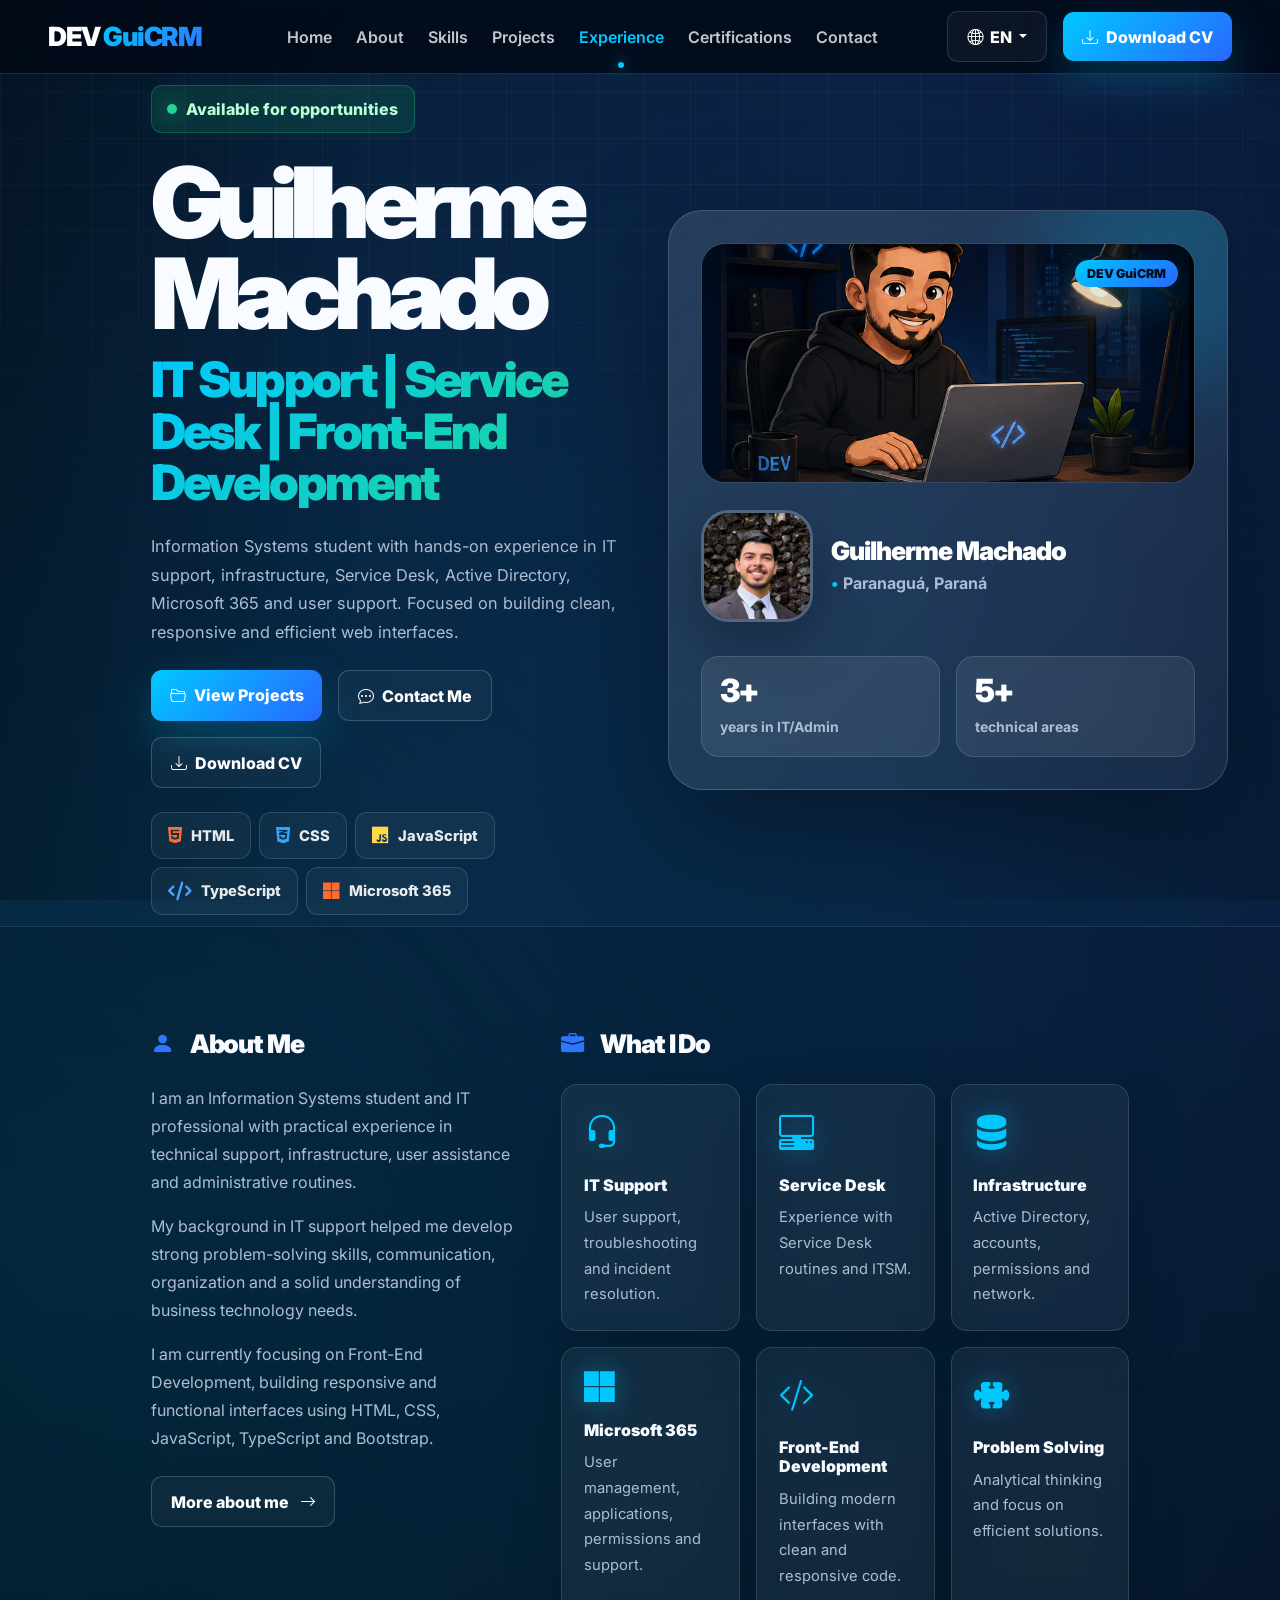
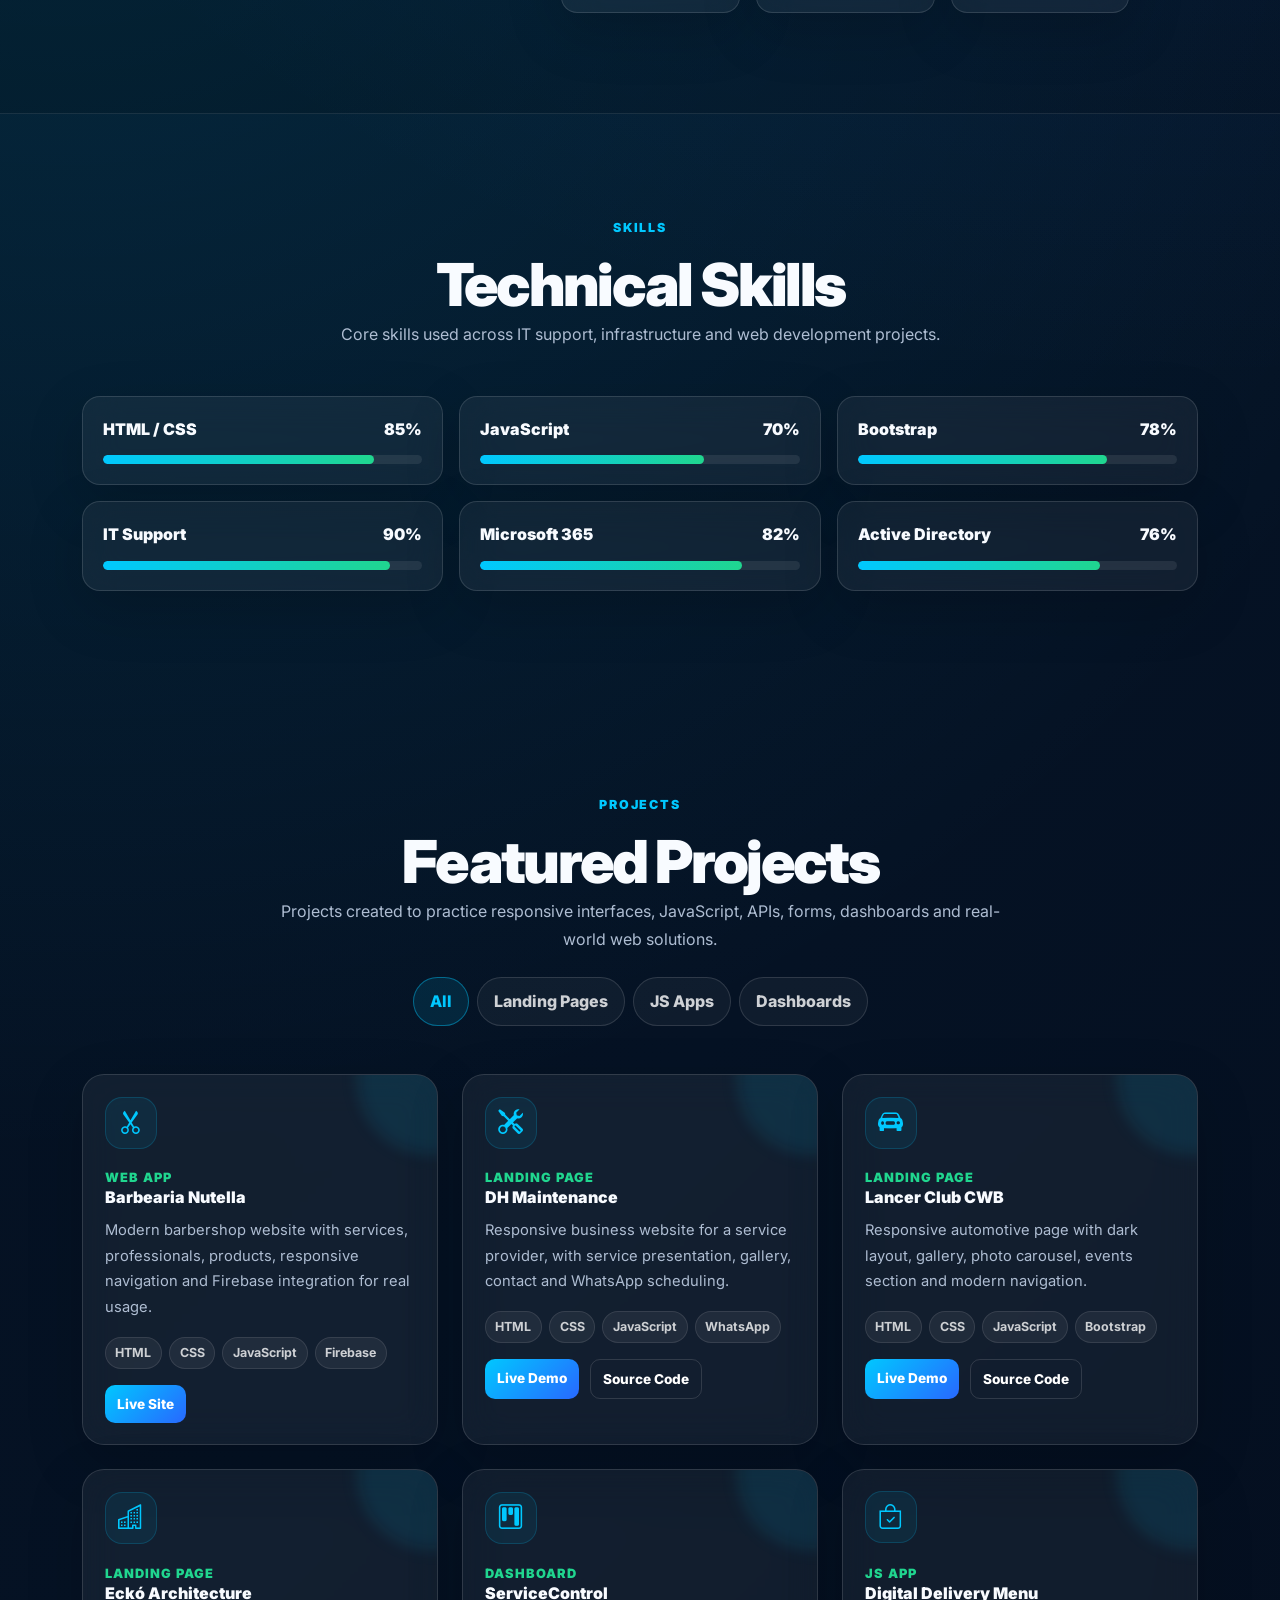
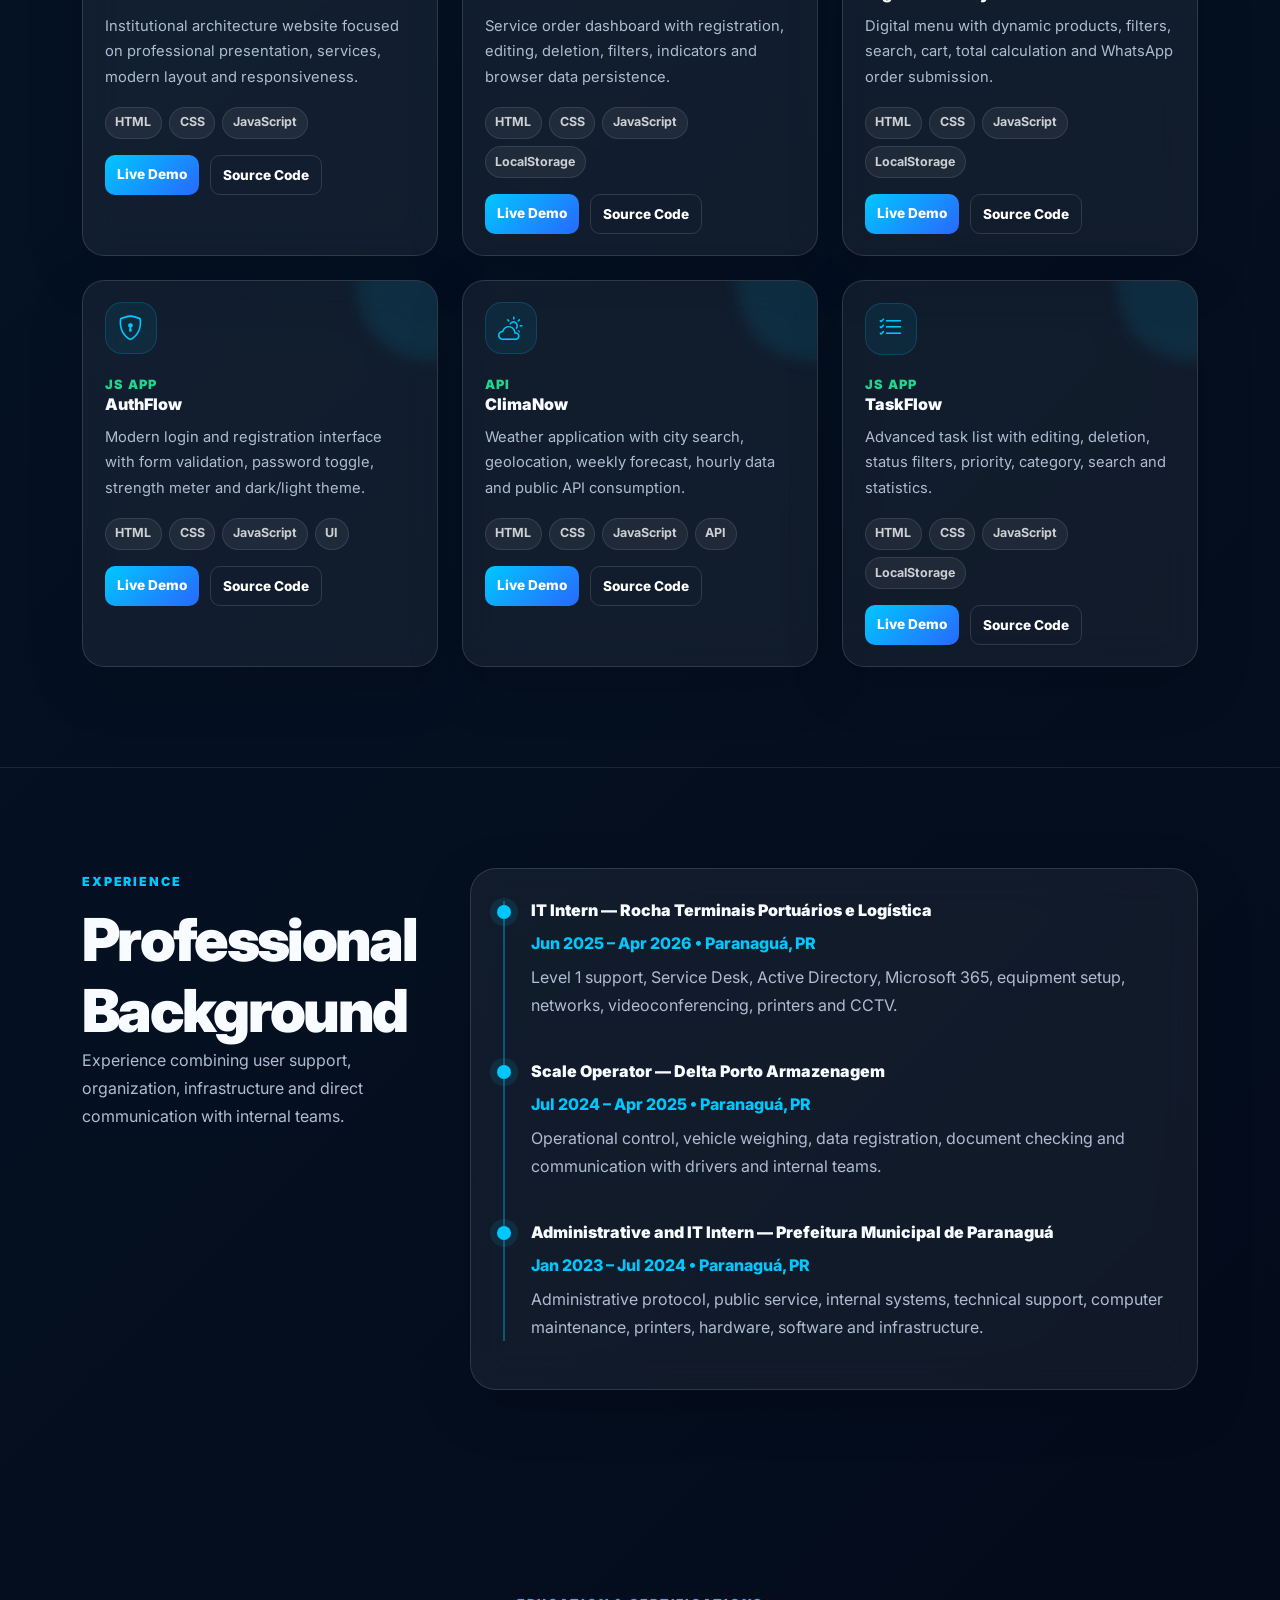
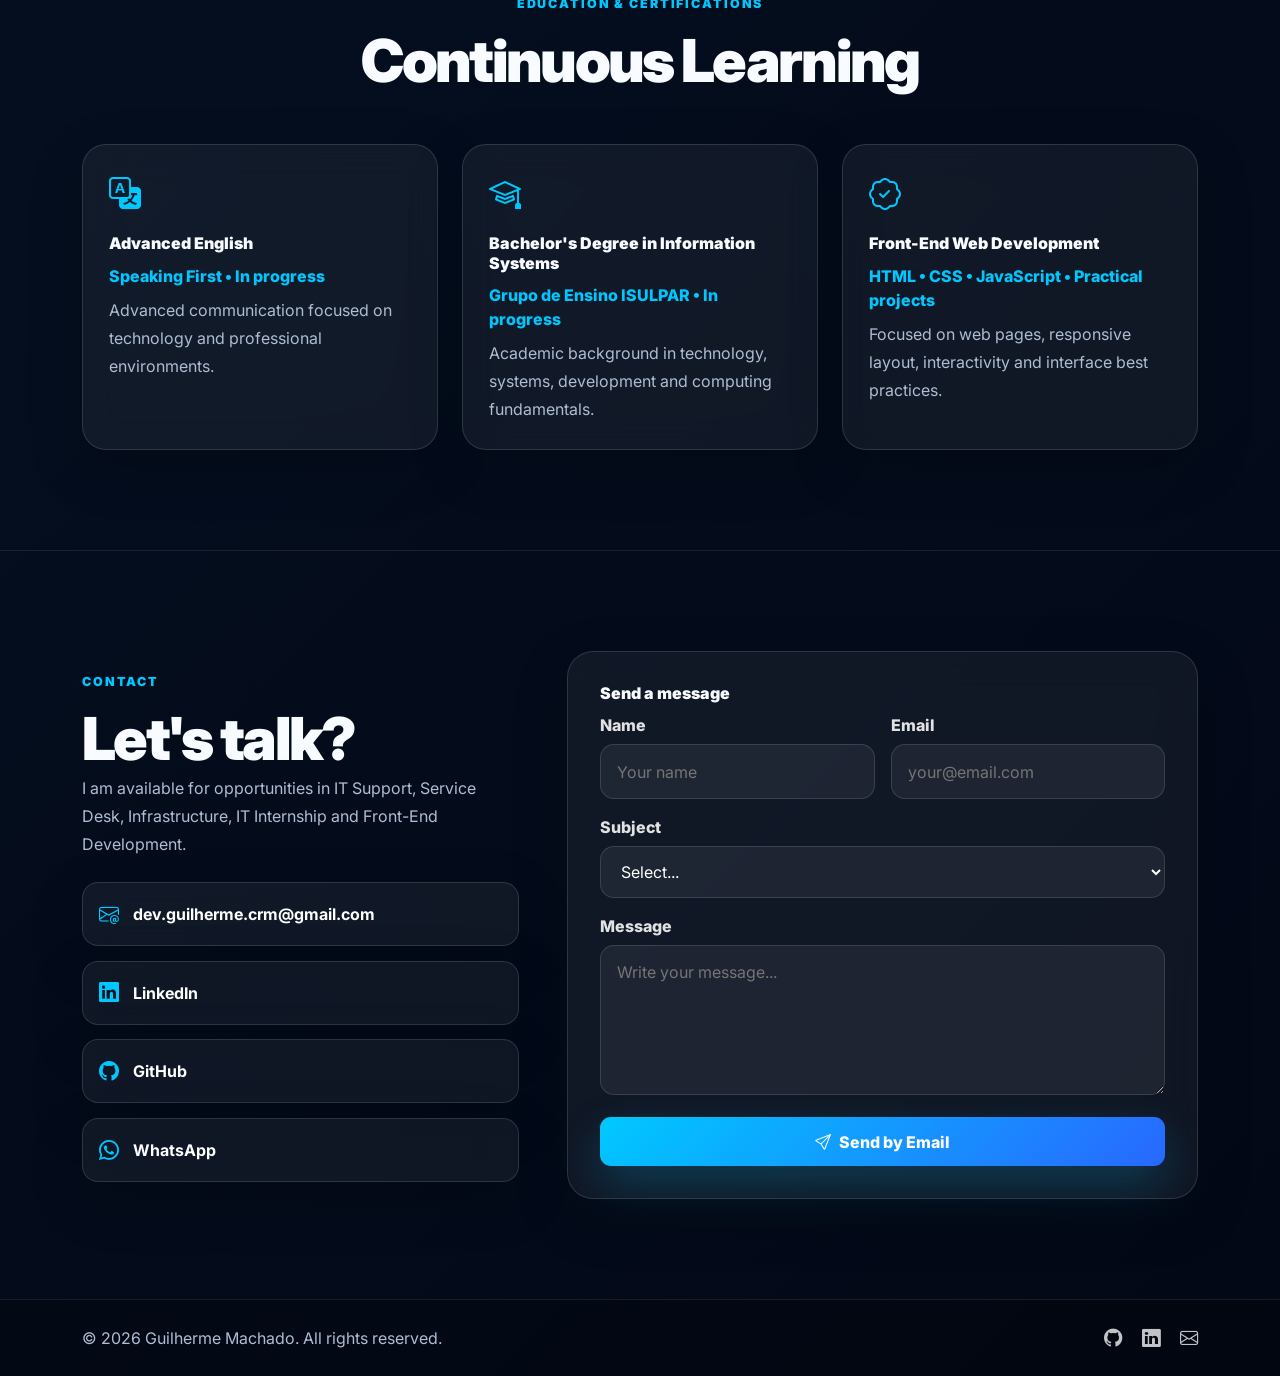
<file: index.html>
<!DOCTYPE html>
<html lang="en" data-bs-theme="dark">
<head>
  <meta charset="UTF-8" />
  <meta name="viewport" content="width=device-width, initial-scale=1.0" />
  <meta name="description" content="Guilherme Machado portfolio — IT Support, Service Desk and Front-End Development." />
  <meta name="author" content="Guilherme Machado" />
  <title>Guilherme Machado | IT Support & Front-End Development</title>

  <link rel="preconnect" href="https://fonts.googleapis.com" />
  <link rel="preconnect" href="https://fonts.gstatic.com" crossorigin />
  <link href="https://fonts.googleapis.com/css2?family=Inter:wght@300;400;500;600;700;800;900&display=swap" rel="stylesheet" />

  <link href="https://cdn.jsdelivr.net/npm/bootstrap@5.3.3/dist/css/bootstrap.min.css" rel="stylesheet" />
  <link href="https://cdn.jsdelivr.net/npm/bootstrap-icons@1.11.3/font/bootstrap-icons.min.css" rel="stylesheet" />
  <link href="https://cdnjs.cloudflare.com/ajax/libs/font-awesome/6.5.2/css/all.min.css" rel="stylesheet" />

  <link rel="stylesheet" href="style.css" />
</head>

<body data-bs-spy="scroll" data-bs-target="#mainNavbar" data-bs-offset="90" tabindex="0">
  <nav id="mainNavbar" class="navbar navbar-expand-lg fixed-top navbar-dark portfolio-navbar">
    <div class="container-fluid px-3 px-lg-5">
      <a class="navbar-brand brand" href="#home" aria-label="Go to home">
        <span>DEV</span> <strong>GuiCRM</strong>
      </a>

      <button class="navbar-toggler border-0" type="button" data-bs-toggle="offcanvas" data-bs-target="#mobileMenu" aria-controls="mobileMenu" aria-label="Open menu">
        <span class="navbar-toggler-icon"></span>
      </button>

      <div class="collapse navbar-collapse" id="navbarContent">
        <ul class="navbar-nav mx-auto gap-lg-3">
          <li class="nav-item"><a class="nav-link active" href="#home">Home</a></li>
          <li class="nav-item"><a class="nav-link" href="#about">About</a></li>
          <li class="nav-item"><a class="nav-link" href="#skills">Skills</a></li>
          <li class="nav-item"><a class="nav-link" href="#projects">Projects</a></li>
          <li class="nav-item"><a class="nav-link" href="#experience">Experience</a></li>
          <li class="nav-item"><a class="nav-link" href="#certifications">Certifications</a></li>
          <li class="nav-item"><a class="nav-link" href="#contact">Contact</a></li>
        </ul>

        <div class="d-none d-lg-flex align-items-center gap-3">
          <div class="dropdown">
            <button class="btn btn-language dropdown-toggle" type="button" data-bs-toggle="dropdown" aria-expanded="false">
              <i class="bi bi-globe2 me-1"></i> EN
            </button>
            <ul class="dropdown-menu dropdown-menu-end">
              <li><a class="dropdown-item active" href="index.html">English</a></li>
              <li><a class="dropdown-item" href="pt-br.html">Português</a></li>
            </ul>
          </div>
          <a class="btn btn-download" href="assets/guilherme-machado-resume.pdf" download>
            <i class="bi bi-download me-2"></i>Download CV
          </a>
        </div>
      </div>
    </div>
  </nav>

  <div class="offcanvas offcanvas-end" tabindex="-1" id="mobileMenu" aria-labelledby="mobileMenuLabel">
    <div class="offcanvas-header">
      <h5 class="offcanvas-title brand" id="mobileMenuLabel"><span>DEV</span> <strong>GuiCRM</strong></h5>
      <button type="button" class="btn-close btn-close-white" data-bs-dismiss="offcanvas" aria-label="Close"></button>
    </div>
    <div class="offcanvas-body">
      <div class="d-grid gap-2 mobile-links">
        <a href="#home" data-bs-dismiss="offcanvas">Home</a>
        <a href="#about" data-bs-dismiss="offcanvas">About</a>
        <a href="#skills" data-bs-dismiss="offcanvas">Skills</a>
        <a href="#projects" data-bs-dismiss="offcanvas">Projects</a>
        <a href="#experience" data-bs-dismiss="offcanvas">Experience</a>
        <a href="#certifications" data-bs-dismiss="offcanvas">Certifications</a>
        <a href="#contact" data-bs-dismiss="offcanvas">Contact</a>
      </div>
      <div class="d-grid gap-2 mt-4">
        <a class="btn btn-language" href="pt-br.html"><i class="bi bi-globe2 me-1"></i> Português</a>
        <a class="btn btn-download" href="assets/guilherme-machado-resume.pdf" download><i class="bi bi-download me-2"></i>Download CV</a>
      </div>
    </div>
  </div>

  <main>
    <section id="home" class="hero-section section-border">
      <div class="container-fluid px-3 px-lg-5">
        <div class="row align-items-center min-vh-100 g-5">
          <div class="col-lg-6 col-xl-5 offset-xl-1 reveal">
            <div class="availability-badge mb-4">
              <span></span> Available for opportunities
            </div>

            <h1 class="hero-title">
              Guilherme<br />Machado
            </h1>

            <h2 class="hero-role gradient-text">
              IT Support | Service Desk | Front-End Development
            </h2>

            <p class="hero-description mt-4">
              Information Systems student with hands-on experience in IT support, infrastructure, Service Desk, Active Directory, Microsoft 365 and user support. Focused on building clean, responsive and efficient web interfaces.
            </p>

            <div class="hero-actions d-flex flex-wrap gap-3 mt-4">
              <a href="#projects" class="btn btn-main"><i class="bi bi-folder2-open me-2"></i>View Projects</a>
              <a href="#contact" class="btn btn-ghost"><i class="bi bi-chat-dots me-2"></i>Contact Me</a>
              <a href="assets/guilherme-machado-resume.pdf" class="btn btn-ghost" download><i class="bi bi-download me-2"></i>Download CV</a>
            </div>

            <div class="tech-stack d-flex flex-wrap gap-2 mt-4">
              <span><i class="fa-brands fa-html5 html"></i> HTML</span>
              <span><i class="fa-brands fa-css3-alt css"></i> CSS</span>
              <span><i class="fa-brands fa-js js"></i> JavaScript</span>
              <span><i class="fa-solid fa-code ts"></i> TypeScript</span>
              <span><i class="fa-brands fa-microsoft ms"></i> Microsoft 365</span>
            </div>
          </div>

          <div class="col-lg-6 reveal">
            <div class="hero-profile-card floating-card">
              <div class="hero-media position-relative">
                <img
                  class="hero-video"
                  src="assets/hero-illustration.png"
                  alt="Developer illustration"
                />

                <div class="hero-card-badge">
                  DEV GuiCRM
                </div>
              </div>

              <div class="hero-profile-info">
                <img class="profile-avatar" src="assets/profile.jpeg" alt="Guilherme Machado profile photo" />
                <div>
                  <h2>Guilherme Machado</h2>
                  <p><span>•</span> Paranaguá, Paraná</p>
                </div>
              </div>

              <div class="row g-3 mt-2">
                <div class="col-6">
                  <div class="hero-stat-card">
                    <strong>3+</strong>
                    <small>years in IT/Admin</small>
                  </div>
                </div>
                <div class="col-6">
                  <div class="hero-stat-card">
                    <strong>5+</strong>
                    <small>technical areas</small>
                  </div>
                </div>
              </div>
            </div>
          </div>
          </div>
        </div>
      </div>
    </section>

    <section id="about" class="about-preview section-padding section-border">
      <div class="container-fluid px-3 px-lg-5">
        <div class="row g-5 align-items-start">
          <div class="col-lg-4 offset-xl-1 reveal">
            <div class="section-heading mini">
              <i class="bi bi-person-fill"></i>
              <h2>About Me</h2>
            </div>
            <p>
              I am an Information Systems student and IT professional with practical experience in technical support, infrastructure, user assistance and administrative routines.
            </p>
            <p>
              My background in IT support helped me develop strong problem-solving skills, communication, organization and a solid understanding of business technology needs.
            </p>
            <p>
              I am currently focusing on Front-End Development, building responsive and functional interfaces using HTML, CSS, JavaScript, TypeScript and Bootstrap.
            </p>
            <a href="#experience" class="btn btn-outline-clean mt-2">More about me <i class="bi bi-arrow-right ms-2"></i></a>
          </div>

          <div class="col-lg-7 col-xl-6 reveal">
            <div class="section-heading mini">
              <i class="bi bi-briefcase-fill"></i>
              <h2>What I Do</h2>
            </div>

            <div class="row g-3 service-grid">
              <div class="col-md-6 col-xl-4">
                <article class="feature-card">
                  <i class="bi bi-headset"></i>
                  <h3>IT Support</h3>
                  <p>User support, troubleshooting and incident resolution.</p>
                </article>
              </div>
              <div class="col-md-6 col-xl-4">
                <article class="feature-card">
                  <i class="bi bi-pc-display-horizontal"></i>
                  <h3>Service Desk</h3>
                  <p>Experience with Service Desk routines and ITSM.</p>
                </article>
              </div>
              <div class="col-md-6 col-xl-4">
                <article class="feature-card">
                  <i class="bi bi-server"></i>
                  <h3>Infrastructure</h3>
                  <p>Active Directory, accounts, permissions and network.</p>
                </article>
              </div>
              <div class="col-md-6 col-xl-4">
                <article class="feature-card">
                  <i class="fa-brands fa-microsoft"></i>
                  <h3>Microsoft 365</h3>
                  <p>User management, applications, permissions and support.</p>
                </article>
              </div>
              <div class="col-md-6 col-xl-4">
                <article class="feature-card">
                  <i class="bi bi-code-slash"></i>
                  <h3>Front-End Development</h3>
                  <p>Building modern interfaces with clean and responsive code.</p>
                </article>
              </div>
              <div class="col-md-6 col-xl-4">
                <article class="feature-card">
                  <i class="bi bi-puzzle-fill"></i>
                  <h3>Problem Solving</h3>
                  <p>Analytical thinking and focus on efficient solutions.</p>
                </article>
              </div>
            </div>
          </div>
        </div>
      </div>
    </section>

    <section id="skills" class="section-padding">
      <div class="container">
        <div class="text-center mb-5 reveal">
          <span class="section-label">Skills</span>
          <h2 class="section-title">Technical Skills</h2>
          <p class="section-text mx-auto">Core skills used across IT support, infrastructure and web development projects.</p>
        </div>

        <div class="row g-3">
          <div class="col-md-6 col-lg-4 reveal"><div class="skill-card"><span>HTML / CSS</span><strong>85%</strong><div><i style="width:85%"></i></div></div></div>
          <div class="col-md-6 col-lg-4 reveal"><div class="skill-card"><span>JavaScript</span><strong>70%</strong><div><i style="width:70%"></i></div></div></div>
          <div class="col-md-6 col-lg-4 reveal"><div class="skill-card"><span>Bootstrap</span><strong>78%</strong><div><i style="width:78%"></i></div></div></div>
          <div class="col-md-6 col-lg-4 reveal"><div class="skill-card"><span>IT Support</span><strong>90%</strong><div><i style="width:90%"></i></div></div></div>
          <div class="col-md-6 col-lg-4 reveal"><div class="skill-card"><span>Microsoft 365</span><strong>82%</strong><div><i style="width:82%"></i></div></div></div>
          <div class="col-md-6 col-lg-4 reveal"><div class="skill-card"><span>Active Directory</span><strong>76%</strong><div><i style="width:76%"></i></div></div></div>
        </div>
      </div>
    </section>

    <section id="projects" class="section-padding section-border">
      <div class="container">
        <div class="text-center mb-4 reveal">
          <span class="section-label">Projects</span>
          <h2 class="section-title">Featured Projects</h2>
          <p class="section-text mx-auto">Projects created to practice responsive interfaces, JavaScript, APIs, forms, dashboards and real-world web solutions.</p>
        </div>

        <div class="project-filters d-flex flex-wrap justify-content-center gap-2 mb-5 reveal">
          <button class="filter-btn active" data-filter="all">All</button>
          <button class="filter-btn" data-filter="landing">Landing Pages</button>
          <button class="filter-btn" data-filter="app">JS Apps</button>
          <button class="filter-btn" data-filter="dashboard">Dashboards</button>
        </div>

        <div class="row g-4" id="projectsGrid">
          <div class="col-md-6 col-lg-4 project-item reveal" data-category="app">
            <article class="project-card">
              <div class="project-icon"><i class="bi bi-scissors"></i></div>
              <span>Web App</span>
              <h3>Barbearia Nutella</h3>
              <p>Modern barbershop website with services, professionals, products, responsive navigation and Firebase integration for real usage.</p>
              <div class="tags"><b>HTML</b><b>CSS</b><b>JavaScript</b><b>Firebase</b></div>
              <div class="links"><a href="https://barbearia-nutella.web.app" target="_blank" rel="noopener">Live Site</a></div>
            </article>
          </div>

          <div class="col-md-6 col-lg-4 project-item reveal" data-category="landing">
            <article class="project-card">
              <div class="project-icon"><i class="bi bi-tools"></i></div>
              <span>Landing Page</span>
              <h3>DH Maintenance</h3>
              <p>Responsive business website for a service provider, with service presentation, gallery, contact and WhatsApp scheduling.</p>
              <div class="tags"><b>HTML</b><b>CSS</b><b>JavaScript</b><b>WhatsApp</b></div>
              <div class="links"><a href="https://devguicrm.github.io/DH-Manutencoes/" target="_blank">Live Demo</a><a href="https://github.com/devguicrm/DH-Manutencoes" target="_blank">Source Code</a></div>
            </article>
          </div>

          <div class="col-md-6 col-lg-4 project-item reveal" data-category="landing">
            <article class="project-card">
              <div class="project-icon"><i class="bi bi-car-front-fill"></i></div>
              <span>Landing Page</span>
              <h3>Lancer Club CWB</h3>
              <p>Responsive automotive page with dark layout, gallery, photo carousel, events section and modern navigation.</p>
              <div class="tags"><b>HTML</b><b>CSS</b><b>JavaScript</b><b>Bootstrap</b></div>
              <div class="links"><a href="https://devguicrm.github.io/Lancer-Club-CWB/" target="_blank">Live Demo</a><a href="https://github.com/devguicrm/Lancer-Club-CWB" target="_blank">Source Code</a></div>
            </article>
          </div>

          <div class="col-md-6 col-lg-4 project-item reveal" data-category="landing">
            <article class="project-card">
              <div class="project-icon"><i class="bi bi-buildings"></i></div>
              <span>Landing Page</span>
              <h3>Eckó Architecture</h3>
              <p>Institutional architecture website focused on professional presentation, services, modern layout and responsiveness.</p>
              <div class="tags"><b>HTML</b><b>CSS</b><b>JavaScript</b></div>
              <div class="links"><a href="https://devguicrm.github.io/Ecko-arquitetura/" target="_blank">Live Demo</a><a href="https://github.com/devguicrm/Ecko-arquitetura" target="_blank">Source Code</a></div>
            </article>
          </div>

          <div class="col-md-6 col-lg-4 project-item reveal" data-category="dashboard">
            <article class="project-card">
              <div class="project-icon"><i class="bi bi-kanban"></i></div>
              <span>Dashboard</span>
              <h3>ServiceControl</h3>
              <p>Service order dashboard with registration, editing, deletion, filters, indicators and browser data persistence.</p>
              <div class="tags"><b>HTML</b><b>CSS</b><b>JavaScript</b><b>LocalStorage</b></div>
              <div class="links"><a href="https://devguicrm.github.io/Dashboard-Controle-de-servicos-empresariais/" target="_blank">Live Demo</a><a href="https://github.com/devguicrm/Dashboard-Controle-de-servicos-empresariais" target="_blank">Source Code</a></div>
            </article>
          </div>

          <div class="col-md-6 col-lg-4 project-item reveal" data-category="app">
            <article class="project-card">
              <div class="project-icon"><i class="bi bi-bag-check"></i></div>
              <span>JS App</span>
              <h3>Digital Delivery Menu</h3>
              <p>Digital menu with dynamic products, filters, search, cart, total calculation and WhatsApp order submission.</p>
              <div class="tags"><b>HTML</b><b>CSS</b><b>JavaScript</b><b>LocalStorage</b></div>
              <div class="links"><a href="https://devguicrm.github.io/Menu-Digital-e-Delivery/" target="_blank">Live Demo</a><a href="https://github.com/devguicrm/Menu-Digital-e-Delivery" target="_blank">Source Code</a></div>
            </article>
          </div>

          <div class="col-md-6 col-lg-4 project-item reveal" data-category="app">
            <article class="project-card">
              <div class="project-icon"><i class="bi bi-shield-lock"></i></div>
              <span>JS App</span>
              <h3>AuthFlow</h3>
              <p>Modern login and registration interface with form validation, password toggle, strength meter and dark/light theme.</p>
              <div class="tags"><b>HTML</b><b>CSS</b><b>JavaScript</b><b>UI</b></div>
              <div class="links"><a href="https://devguicrm.github.io/Authflow-Login-e-Cadastro/" target="_blank">Live Demo</a><a href="https://github.com/devguicrm/Authflow-Login-e-Cadastro" target="_blank">Source Code</a></div>
            </article>
          </div>

          <div class="col-md-6 col-lg-4 project-item reveal" data-category="app">
            <article class="project-card">
              <div class="project-icon"><i class="bi bi-cloud-sun"></i></div>
              <span>API</span>
              <h3>ClimaNow</h3>
              <p>Weather application with city search, geolocation, weekly forecast, hourly data and public API consumption.</p>
              <div class="tags"><b>HTML</b><b>CSS</b><b>JavaScript</b><b>API</b></div>
              <div class="links"><a href="https://devguicrm.github.io/Clima-App/" target="_blank">Live Demo</a><a href="https://github.com/devguicrm/Clima-App" target="_blank">Source Code</a></div>
            </article>
          </div>

          <div class="col-md-6 col-lg-4 project-item reveal" data-category="app">
            <article class="project-card">
              <div class="project-icon"><i class="bi bi-list-check"></i></div>
              <span>JS App</span>
              <h3>TaskFlow</h3>
              <p>Advanced task list with editing, deletion, status filters, priority, category, search and statistics.</p>
              <div class="tags"><b>HTML</b><b>CSS</b><b>JavaScript</b><b>LocalStorage</b></div>
              <div class="links"><a href="https://devguicrm.github.io/Taskflow/" target="_blank">Live Demo</a><a href="https://github.com/devguicrm/Taskflow" target="_blank">Source Code</a></div>
            </article>
          </div>
        </div>
      </div>
    </section>

    <section id="experience" class="section-padding">
      <div class="container">
        <div class="row g-5">
          <div class="col-lg-4 reveal">
            <span class="section-label">Experience</span>
            <h2 class="section-title">Professional Background</h2>
            <p class="section-text">Experience combining user support, organization, infrastructure and direct communication with internal teams.</p>
          </div>
          <div class="col-lg-8 reveal">
            <div class="timeline-card">
              <div class="timeline-item">
                <h3>IT Intern — Rocha Terminais Portuários e Logística</h3>
                <span>Jun 2025 – Apr 2026 • Paranaguá, PR</span>
                <p>Level 1 support, Service Desk, Active Directory, Microsoft 365, equipment setup, networks, videoconferencing, printers and CCTV.</p>
              </div>
              <div class="timeline-item">
                <h3>Scale Operator — Delta Porto Armazenagem</h3>
                <span>Jul 2024 – Apr 2025 • Paranaguá, PR</span>
                <p>Operational control, vehicle weighing, data registration, document checking and communication with drivers and internal teams.</p>
              </div>
              <div class="timeline-item">
                <h3>Administrative and IT Intern — Prefeitura Municipal de Paranaguá</h3>
                <span>Jan 2023 – Jul 2024 • Paranaguá, PR</span>
                <p>Administrative protocol, public service, internal systems, technical support, computer maintenance, printers, hardware, software and infrastructure.</p>
              </div>
            </div>
          </div>
        </div>
      </div>
    </section>

    <section id="certifications" class="section-padding section-border">
      <div class="container">
        <div class="text-center mb-5 reveal">
          <span class="section-label">Education & Certifications</span>
          <h2 class="section-title">Continuous Learning</h2>
        </div>
        <div class="row g-4">
          <div class="col-md-4 reveal"><article class="cert-card"><i class="bi bi-translate"></i><h3>Advanced English</h3><p>Speaking First • In progress</p><span>Advanced communication focused on technology and professional environments.</span></article></div>
          <div class="col-md-4 reveal"><article class="cert-card"><i class="bi bi-mortarboard"></i><h3>Bachelor's Degree in Information Systems</h3><p>Grupo de Ensino ISULPAR • In progress</p><span>Academic background in technology, systems, development and computing fundamentals.</span></article></div>
          <div class="col-md-4 reveal"><article class="cert-card"><i class="bi bi-patch-check"></i><h3>Front-End Web Development</h3><p>HTML • CSS • JavaScript • Practical projects</p><span>Focused on web pages, responsive layout, interactivity and interface best practices.</span></article></div>
        </div>
      </div>
    </section>

    <section id="contact" class="section-padding">
      <div class="container">
        <div class="row g-5 align-items-center">
          <div class="col-lg-5 reveal">
            <span class="section-label">Contact</span>
            <h2 class="section-title">Let's talk?</h2>
            <p class="section-text">I am available for opportunities in IT Support, Service Desk, Infrastructure, IT Internship and Front-End Development.</p>
            <div class="contact-list mt-4">
              <a href="mailto:dev.guilherme.crm@gmail.com"><i class="bi bi-envelope-at"></i>dev.guilherme.crm@gmail.com</a>
              <a href="https://www.linkedin.com/in/guilherme-machado-990a64284" target="_blank"><i class="bi bi-linkedin"></i>LinkedIn</a>
              <a href="https://github.com/devguicrm" target="_blank"><i class="bi bi-github"></i>GitHub</a>
              <a href="https://wa.me/5541996453142" target="_blank"><i class="bi bi-whatsapp"></i>WhatsApp</a>
            </div>
          </div>
          <div class="col-lg-7 reveal">
            <form id="contactForm" class="contact-form">
              <h3>Send a message</h3>
              <div class="row g-3">
                <div class="col-md-6"><label for="name">Name</label><input id="name" type="text" required placeholder="Your name" /></div>
                <div class="col-md-6"><label for="email">Email</label><input id="email" type="email" required placeholder="your@email.com" /></div>
                <div class="col-12"><label for="subject">Subject</label><select id="subject" required><option value="">Select...</option><option>Job opportunity</option><option>IT Support</option><option>Front-End Development</option><option>Networking</option></select></div>
                <div class="col-12"><label for="message">Message</label><textarea id="message" rows="5" required placeholder="Write your message..."></textarea></div>
                <div class="col-12"><button class="btn btn-main w-100" type="submit"><i class="bi bi-send me-2"></i>Send by Email</button></div>
              </div>
            </form>
          </div>
        </div>
      </div>
    </section>
  </main>

  <footer>
    <div class="container d-flex flex-column flex-md-row justify-content-between align-items-center gap-3">
      <p class="mb-0">© <span id="currentYear"></span> Guilherme Machado. All rights reserved.</p>
      <div class="footer-socials">
        <a href="https://github.com/devguicrm" target="_blank" aria-label="GitHub"><i class="bi bi-github"></i></a>
        <a href="https://www.linkedin.com/in/guilherme-machado-990a64284" target="_blank" aria-label="LinkedIn"><i class="bi bi-linkedin"></i></a>
        <a href="mailto:dev.guilherme.crm@gmail.com" aria-label="Email"><i class="bi bi-envelope"></i></a>
      </div>
    </div>
  </footer>

  <button id="backToTop" class="back-to-top" aria-label="Back to top"><i class="bi bi-arrow-up-short"></i></button>

  <script src="https://cdn.jsdelivr.net/npm/bootstrap@5.3.3/dist/js/bootstrap.bundle.min.js"></script>
  <script src="script.js"></script>
</body>
</html>
</file>
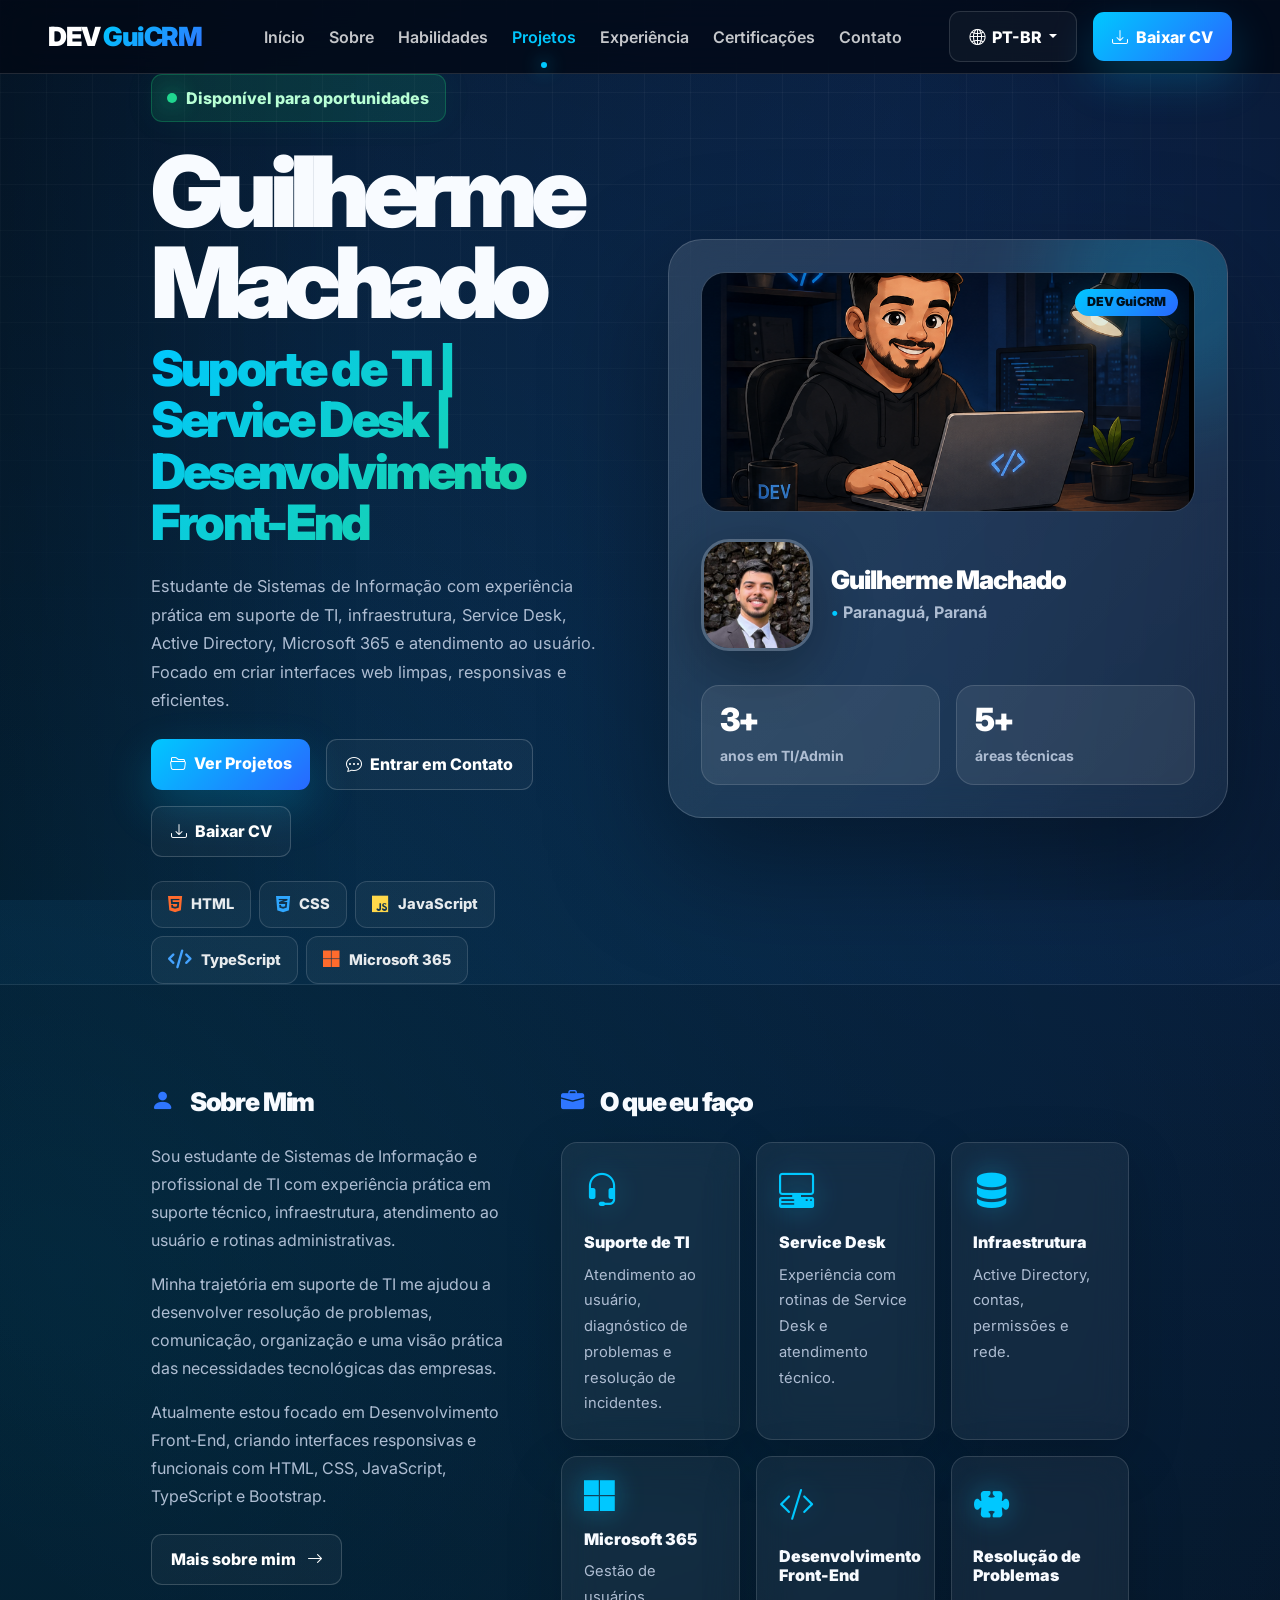
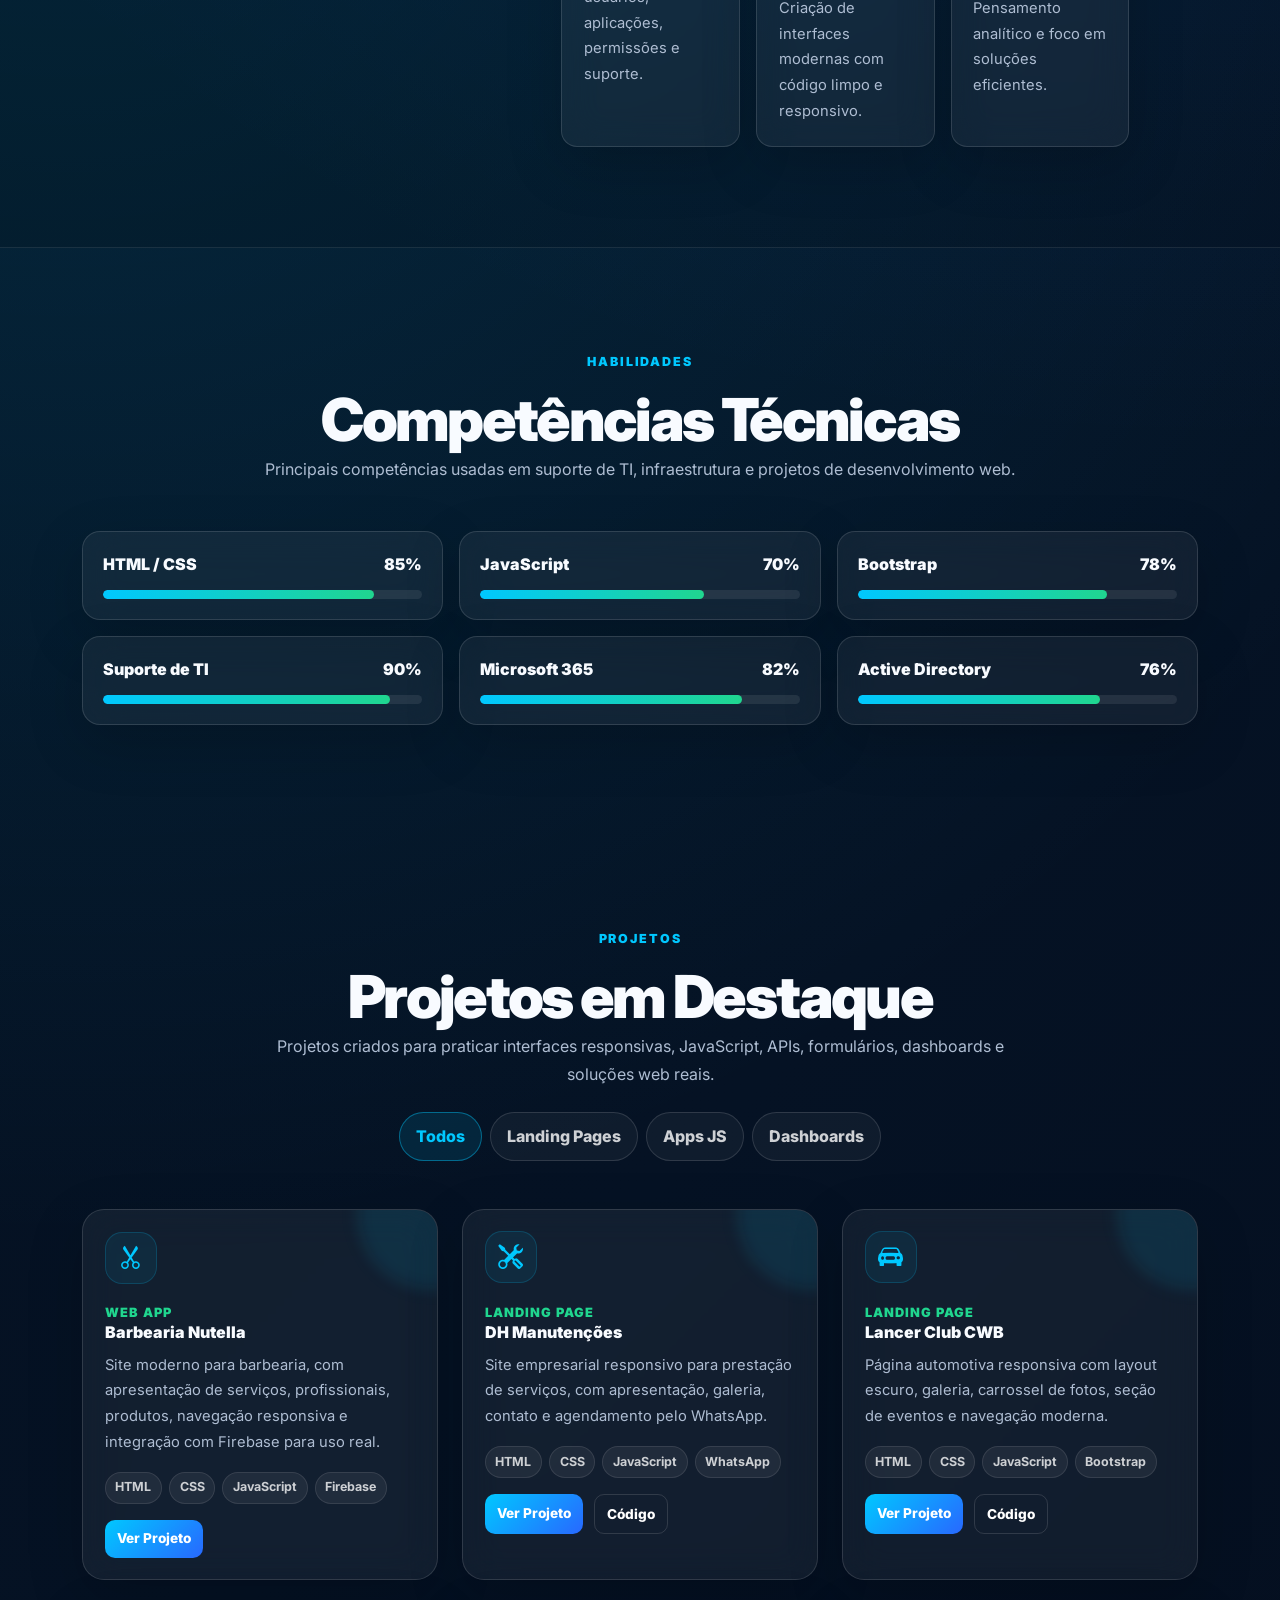
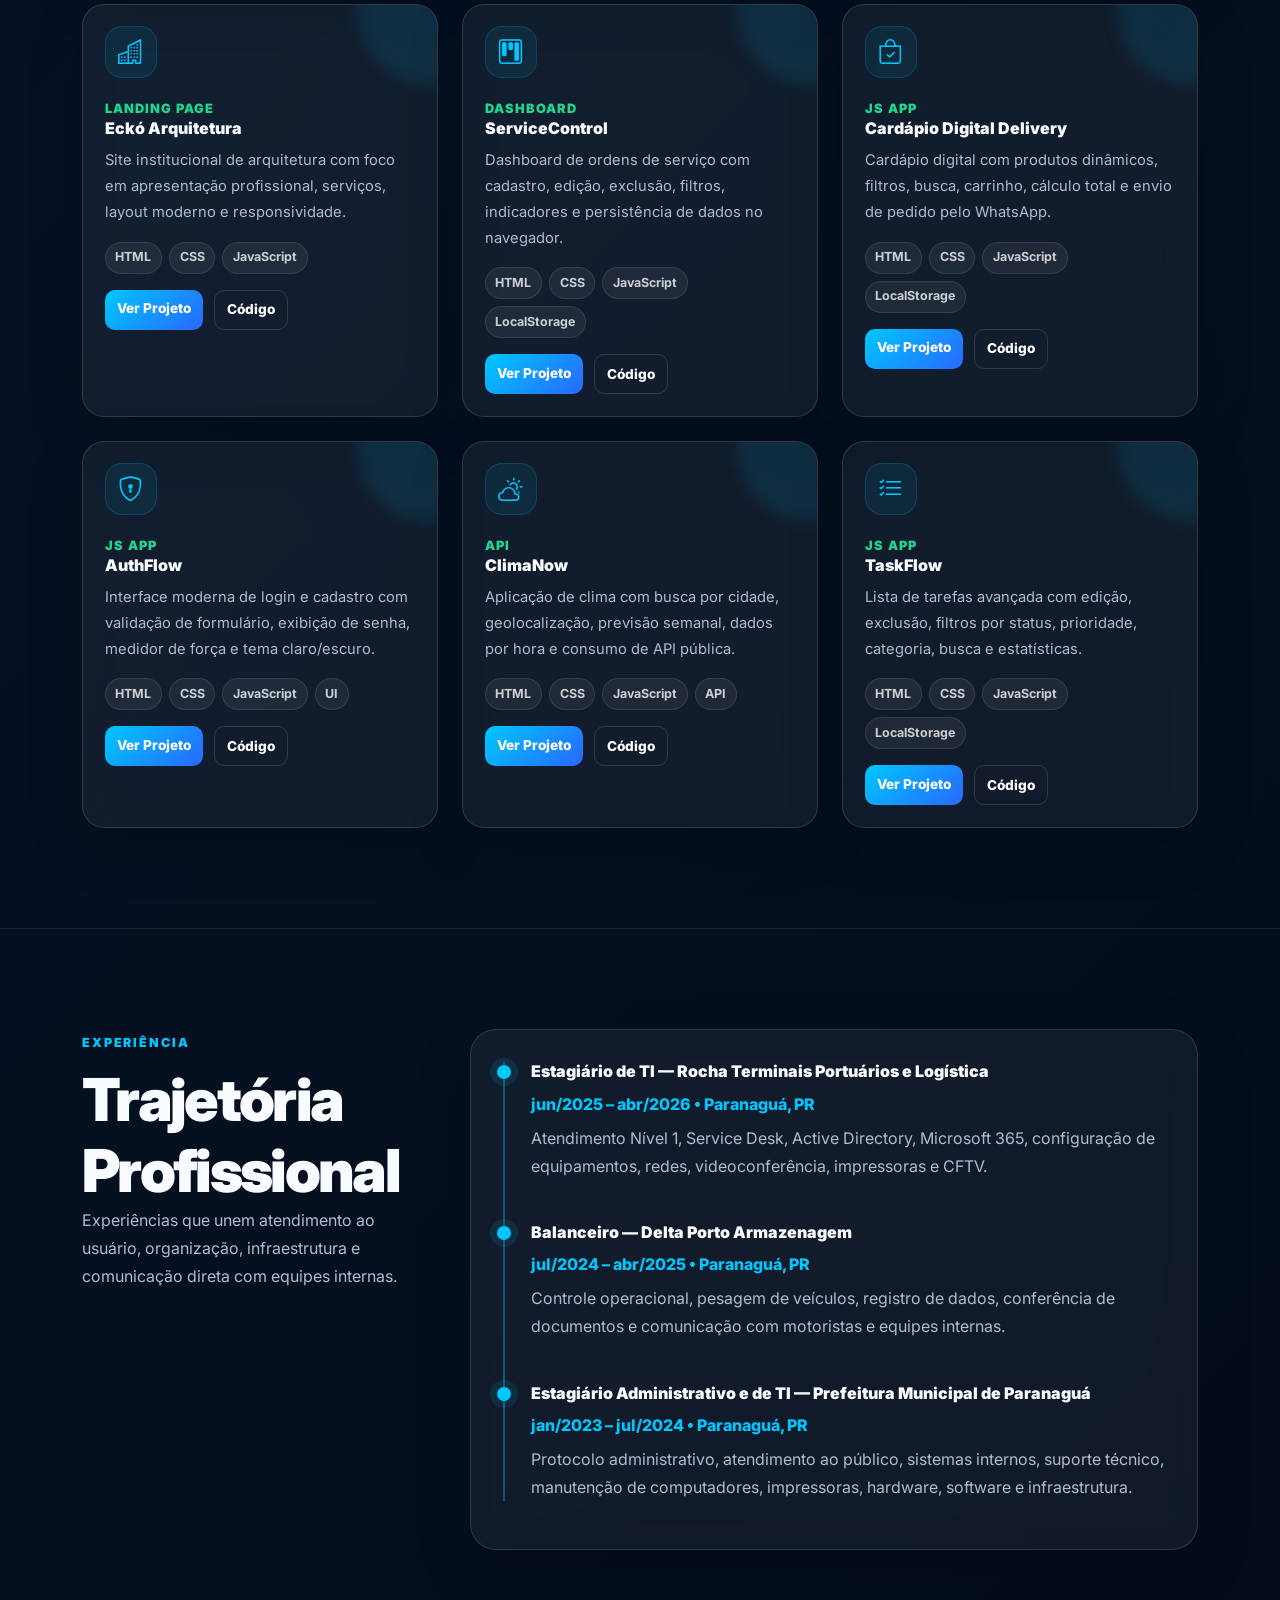
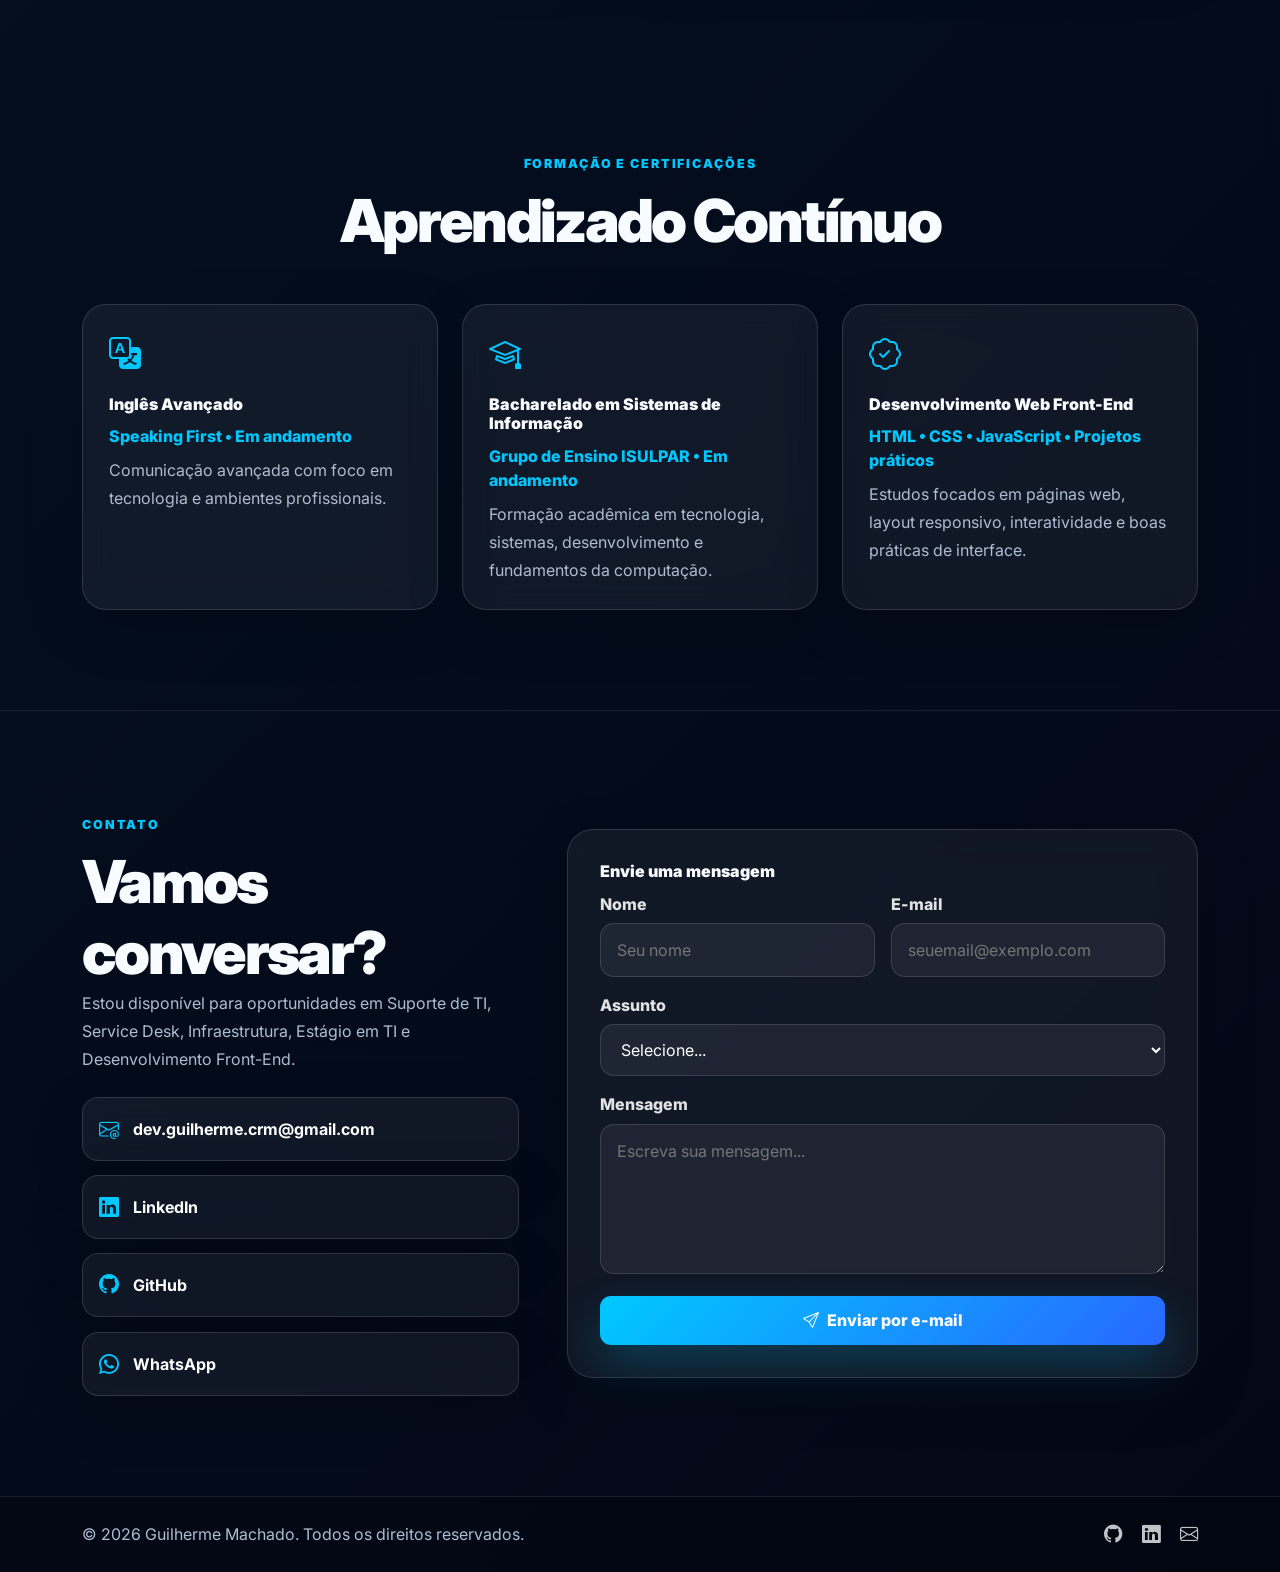
<file: pt-br.html>
<!DOCTYPE html>
<html lang="pt-BR" data-bs-theme="dark">
<head>
  <meta charset="UTF-8" />
  <meta name="viewport" content="width=device-width, initial-scale=1.0" />
  <meta name="description" content="Portfólio de Guilherme Machado — Suporte de TI, Service Desk e Desenvolvimento Front-End." />
  <meta name="author" content="Guilherme Machado" />
  <title>Guilherme Machado | Suporte de TI & Desenvolvimento Front-End</title>

  <link rel="preconnect" href="https://fonts.googleapis.com" />
  <link rel="preconnect" href="https://fonts.gstatic.com" crossorigin />
  <link href="https://fonts.googleapis.com/css2?family=Inter:wght@300;400;500;600;700;800;900&display=swap" rel="stylesheet" />

  <link href="https://cdn.jsdelivr.net/npm/bootstrap@5.3.3/dist/css/bootstrap.min.css" rel="stylesheet" />
  <link href="https://cdn.jsdelivr.net/npm/bootstrap-icons@1.11.3/font/bootstrap-icons.min.css" rel="stylesheet" />
  <link href="https://cdnjs.cloudflare.com/ajax/libs/font-awesome/6.5.2/css/all.min.css" rel="stylesheet" />

  <link rel="stylesheet" href="style.css" />
</head>

<body data-bs-spy="scroll" data-bs-target="#mainNavbar" data-bs-offset="90" tabindex="0">
  <nav id="mainNavbar" class="navbar navbar-expand-lg fixed-top navbar-dark portfolio-navbar">
    <div class="container-fluid px-3 px-lg-5">
      <a class="navbar-brand brand" href="#home" aria-label="Ir para o início">
        <span>DEV</span> <strong>GuiCRM</strong>
      </a>

      <button class="navbar-toggler border-0" type="button" data-bs-toggle="offcanvas" data-bs-target="#mobileMenu" aria-controls="mobileMenu" aria-label="Abrir menu">
        <span class="navbar-toggler-icon"></span>
      </button>

      <div class="collapse navbar-collapse" id="navbarContent">
        <ul class="navbar-nav mx-auto gap-lg-3">
          <li class="nav-item"><a class="nav-link active" href="#home">Início</a></li>
          <li class="nav-item"><a class="nav-link" href="#about">Sobre</a></li>
          <li class="nav-item"><a class="nav-link" href="#skills">Habilidades</a></li>
          <li class="nav-item"><a class="nav-link" href="#projects">Projetos</a></li>
          <li class="nav-item"><a class="nav-link" href="#experience">Experiência</a></li>
          <li class="nav-item"><a class="nav-link" href="#certifications">Certificações</a></li>
          <li class="nav-item"><a class="nav-link" href="#contact">Contato</a></li>
        </ul>

        <div class="d-none d-lg-flex align-items-center gap-3">
          <div class="dropdown">
            <button class="btn btn-language dropdown-toggle" type="button" data-bs-toggle="dropdown" aria-expanded="false">
              <i class="bi bi-globe2 me-1"></i> PT-BR
            </button>
            <ul class="dropdown-menu dropdown-menu-end">
              <li><a class="dropdown-item" href="index.html">English</a></li>
              <li><a class="dropdown-item active" href="pt-br.html">Português</a></li>
            </ul>
          </div>
          <a class="btn btn-download" href="assets/Currículo-Guilherme.pdf" download>
            <i class="bi bi-download me-2"></i>Baixar CV
          </a>
        </div>
      </div>
    </div>
  </nav>

  <div class="offcanvas offcanvas-end" tabindex="-1" id="mobileMenu" aria-labelledby="mobileMenuLabel">
    <div class="offcanvas-header">
      <h5 class="offcanvas-title brand" id="mobileMenuLabel"><span>DEV</span> <strong>GuiCRM</strong></h5>
      <button type="button" class="btn-close btn-close-white" data-bs-dismiss="offcanvas" aria-label="Fechar"></button>
    </div>
    <div class="offcanvas-body">
      <div class="d-grid gap-2 mobile-links">
        <a href="#home" data-bs-dismiss="offcanvas">Início</a>
        <a href="#about" data-bs-dismiss="offcanvas">Sobre</a>
        <a href="#skills" data-bs-dismiss="offcanvas">Habilidades</a>
        <a href="#projects" data-bs-dismiss="offcanvas">Projetos</a>
        <a href="#experience" data-bs-dismiss="offcanvas">Experiência</a>
        <a href="#certifications" data-bs-dismiss="offcanvas">Certificações</a>
        <a href="#contact" data-bs-dismiss="offcanvas">Contato</a>
      </div>
      <div class="d-grid gap-2 mt-4">
        <a class="btn btn-language" href="index.html"><i class="bi bi-globe2 me-1"></i> English</a>
        <a class="btn btn-download" href="assets/curriculo-guilherme-machado.pdf" download><i class="bi bi-download me-2"></i>Baixar CV</a>
      </div>
    </div>
  </div>

  <main>
    <section id="home" class="hero-section section-border">
      <div class="container-fluid px-3 px-lg-5">
        <div class="row align-items-center min-vh-100 g-5">
          <div class="col-lg-6 col-xl-5 offset-xl-1 reveal">
            <div class="availability-badge mb-4">
              <span></span> Disponível para oportunidades
            </div>

            <h1 class="hero-title">
              Guilherme<br />Machado
            </h1>

            <h2 class="hero-role gradient-text">
              Suporte de TI | Service Desk | Desenvolvimento Front-End
            </h2>

            <p class="hero-description mt-4">
              Estudante de Sistemas de Informação com experiência prática em suporte de TI, infraestrutura, Service Desk, Active Directory, Microsoft 365 e atendimento ao usuário. Focado em criar interfaces web limpas, responsivas e eficientes.
            </p>

            <div class="hero-actions d-flex flex-wrap gap-3 mt-4">
              <a href="#projects" class="btn btn-main"><i class="bi bi-folder2-open me-2"></i>Ver Projetos</a>
              <a href="#contact" class="btn btn-ghost"><i class="bi bi-chat-dots me-2"></i>Entrar em Contato</a>
              <a href="assets/curriculo-guilherme-machado.pdf" class="btn btn-ghost" download><i class="bi bi-download me-2"></i>Baixar CV</a>
            </div>

            <div class="tech-stack d-flex flex-wrap gap-2 mt-4">
              <span><i class="fa-brands fa-html5 html"></i> HTML</span>
              <span><i class="fa-brands fa-css3-alt css"></i> CSS</span>
              <span><i class="fa-brands fa-js js"></i> JavaScript</span>
              <span><i class="fa-solid fa-code ts"></i> TypeScript</span>
              <span><i class="fa-brands fa-microsoft ms"></i> Microsoft 365</span>
            </div>
          </div>

          <div class="col-lg-6 reveal">
            <div class="hero-profile-card floating-card">
              <div class="hero-media position-relative">
                <img
                  class="hero-video"
                  src="assets/hero-illustration.png"
                  alt="Ilustração de desenvolvedor"
                />

                <div class="hero-card-badge">
                  DEV GuiCRM
                </div>
              </div>

              <div class="hero-profile-info">
                <img class="profile-avatar" src="assets/profile.jpeg" alt="Foto de perfil de Guilherme Machado" />
                <div>
                  <h2>Guilherme Machado</h2>
                  <p><span>•</span> Paranaguá, Paraná</p>
                </div>
              </div>

              <div class="row g-3 mt-2">
                <div class="col-6">
                  <div class="hero-stat-card">
                    <strong>3+</strong>
                    <small>anos em TI/Admin</small>
                  </div>
                </div>
                <div class="col-6">
                  <div class="hero-stat-card">
                    <strong>5+</strong>
                    <small>áreas técnicas</small>
                  </div>
                </div>
              </div>
            </div>
          </div>
          </div>
        </div>
      </div>
    </section>

    <section id="about" class="about-preview section-padding section-border">
      <div class="container-fluid px-3 px-lg-5">
        <div class="row g-5 align-items-start">
          <div class="col-lg-4 offset-xl-1 reveal">
            <div class="section-heading mini">
              <i class="bi bi-person-fill"></i>
              <h2>Sobre Mim</h2>
            </div>
            <p>
              Sou estudante de Sistemas de Informação e profissional de TI com experiência prática em suporte técnico, infraestrutura, atendimento ao usuário e rotinas administrativas.
            </p>
            <p>
              Minha trajetória em suporte de TI me ajudou a desenvolver resolução de problemas, comunicação, organização e uma visão prática das necessidades tecnológicas das empresas.
            </p>
            <p>
              Atualmente estou focado em Desenvolvimento Front-End, criando interfaces responsivas e funcionais com HTML, CSS, JavaScript, TypeScript e Bootstrap.
            </p>
            <a href="#experience" class="btn btn-outline-clean mt-2">Mais sobre mim <i class="bi bi-arrow-right ms-2"></i></a>
          </div>

          <div class="col-lg-7 col-xl-6 reveal">
            <div class="section-heading mini">
              <i class="bi bi-briefcase-fill"></i>
              <h2>O que eu faço</h2>
            </div>

            <div class="row g-3 service-grid">
              <div class="col-md-6 col-xl-4">
                <article class="feature-card">
                  <i class="bi bi-headset"></i>
                  <h3>Suporte de TI</h3>
                  <p>Atendimento ao usuário, diagnóstico de problemas e resolução de incidentes.</p>
                </article>
              </div>
              <div class="col-md-6 col-xl-4">
                <article class="feature-card">
                  <i class="bi bi-pc-display-horizontal"></i>
                  <h3>Service Desk</h3>
                  <p>Experiência com rotinas de Service Desk e atendimento técnico.</p>
                </article>
              </div>
              <div class="col-md-6 col-xl-4">
                <article class="feature-card">
                  <i class="bi bi-server"></i>
                  <h3>Infraestrutura</h3>
                  <p>Active Directory, contas, permissões e rede.</p>
                </article>
              </div>
              <div class="col-md-6 col-xl-4">
                <article class="feature-card">
                  <i class="fa-brands fa-microsoft"></i>
                  <h3>Microsoft 365</h3>
                  <p>Gestão de usuários, aplicações, permissões e suporte.</p>
                </article>
              </div>
              <div class="col-md-6 col-xl-4">
                <article class="feature-card">
                  <i class="bi bi-code-slash"></i>
                  <h3>Desenvolvimento Front-End</h3>
                  <p>Criação de interfaces modernas com código limpo e responsivo.</p>
                </article>
              </div>
              <div class="col-md-6 col-xl-4">
                <article class="feature-card">
                  <i class="bi bi-puzzle-fill"></i>
                  <h3>Resolução de Problemas</h3>
                  <p>Pensamento analítico e foco em soluções eficientes.</p>
                </article>
              </div>
            </div>
          </div>
        </div>
      </div>
    </section>

    <section id="skills" class="section-padding">
      <div class="container">
        <div class="text-center mb-5 reveal">
          <span class="section-label">Habilidades</span>
          <h2 class="section-title">Competências Técnicas</h2>
          <p class="section-text mx-auto">Principais competências usadas em suporte de TI, infraestrutura e projetos de desenvolvimento web.</p>
        </div>

        <div class="row g-3">
          <div class="col-md-6 col-lg-4 reveal"><div class="skill-card"><span>HTML / CSS</span><strong>85%</strong><div><i style="width:85%"></i></div></div></div>
          <div class="col-md-6 col-lg-4 reveal"><div class="skill-card"><span>JavaScript</span><strong>70%</strong><div><i style="width:70%"></i></div></div></div>
          <div class="col-md-6 col-lg-4 reveal"><div class="skill-card"><span>Bootstrap</span><strong>78%</strong><div><i style="width:78%"></i></div></div></div>
          <div class="col-md-6 col-lg-4 reveal"><div class="skill-card"><span>Suporte de TI</span><strong>90%</strong><div><i style="width:90%"></i></div></div></div>
          <div class="col-md-6 col-lg-4 reveal"><div class="skill-card"><span>Microsoft 365</span><strong>82%</strong><div><i style="width:82%"></i></div></div></div>
          <div class="col-md-6 col-lg-4 reveal"><div class="skill-card"><span>Active Directory</span><strong>76%</strong><div><i style="width:76%"></i></div></div></div>
        </div>
      </div>
    </section>

    <section id="projects" class="section-padding section-border">
      <div class="container">
        <div class="text-center mb-4 reveal">
          <span class="section-label">Projetos</span>
          <h2 class="section-title">Projetos em Destaque</h2>
          <p class="section-text mx-auto">Projetos criados para praticar interfaces responsivas, JavaScript, APIs, formulários, dashboards e soluções web reais.</p>
        </div>

        <div class="project-filters d-flex flex-wrap justify-content-center gap-2 mb-5 reveal">
          <button class="filter-btn active" data-filter="all">Todos</button>
          <button class="filter-btn" data-filter="landing">Landing Pages</button>
          <button class="filter-btn" data-filter="app">Apps JS</button>
          <button class="filter-btn" data-filter="dashboard">Dashboards</button>
        </div>

        <div class="row g-4" id="projectsGrid">
          <div class="col-md-6 col-lg-4 project-item reveal" data-category="app">
            <article class="project-card">
              <div class="project-icon"><i class="bi bi-scissors"></i></div>
              <span>Web App</span>
              <h3>Barbearia Nutella</h3>
              <p>Site moderno para barbearia, com apresentação de serviços, profissionais, produtos, navegação responsiva e integração com Firebase para uso real.</p>
              <div class="tags"><b>HTML</b><b>CSS</b><b>JavaScript</b><b>Firebase</b></div>
              <div class="links"><a href="https://barbearia-nutella.web.app" target="_blank" rel="noopener">Ver Projeto</a></div>
            </article>
          </div>

          <div class="col-md-6 col-lg-4 project-item reveal" data-category="landing">
            <article class="project-card">
              <div class="project-icon"><i class="bi bi-tools"></i></div>
              <span>Landing Page</span>
              <h3>DH Manutenções</h3>
              <p>Site empresarial responsivo para prestação de serviços, com apresentação, galeria, contato e agendamento pelo WhatsApp.</p>
              <div class="tags"><b>HTML</b><b>CSS</b><b>JavaScript</b><b>WhatsApp</b></div>
              <div class="links"><a href="https://devguicrm.github.io/DH-Manutencoes/" target="_blank">Ver Projeto</a><a href="https://github.com/devguicrm/DH-Manutencoes" target="_blank">Código</a></div>
            </article>
          </div>

          <div class="col-md-6 col-lg-4 project-item reveal" data-category="landing">
            <article class="project-card">
              <div class="project-icon"><i class="bi bi-car-front-fill"></i></div>
              <span>Landing Page</span>
              <h3>Lancer Club CWB</h3>
              <p>Página automotiva responsiva com layout escuro, galeria, carrossel de fotos, seção de eventos e navegação moderna.</p>
              <div class="tags"><b>HTML</b><b>CSS</b><b>JavaScript</b><b>Bootstrap</b></div>
              <div class="links"><a href="https://devguicrm.github.io/Lancer-Club-CWB/" target="_blank">Ver Projeto</a><a href="https://github.com/devguicrm/Lancer-Club-CWB" target="_blank">Código</a></div>
            </article>
          </div>

          <div class="col-md-6 col-lg-4 project-item reveal" data-category="landing">
            <article class="project-card">
              <div class="project-icon"><i class="bi bi-buildings"></i></div>
              <span>Landing Page</span>
              <h3>Eckó Arquitetura</h3>
              <p>Site institucional de arquitetura com foco em apresentação profissional, serviços, layout moderno e responsividade.</p>
              <div class="tags"><b>HTML</b><b>CSS</b><b>JavaScript</b></div>
              <div class="links"><a href="https://devguicrm.github.io/Ecko-arquitetura/" target="_blank">Ver Projeto</a><a href="https://github.com/devguicrm/Ecko-arquitetura" target="_blank">Código</a></div>
            </article>
          </div>

          <div class="col-md-6 col-lg-4 project-item reveal" data-category="dashboard">
            <article class="project-card">
              <div class="project-icon"><i class="bi bi-kanban"></i></div>
              <span>Dashboard</span>
              <h3>ServiceControl</h3>
              <p>Dashboard de ordens de serviço com cadastro, edição, exclusão, filtros, indicadores e persistência de dados no navegador.</p>
              <div class="tags"><b>HTML</b><b>CSS</b><b>JavaScript</b><b>LocalStorage</b></div>
              <div class="links"><a href="https://devguicrm.github.io/Dashboard-Controle-de-servicos-empresariais/" target="_blank">Ver Projeto</a><a href="https://github.com/devguicrm/Dashboard-Controle-de-servicos-empresariais" target="_blank">Código</a></div>
            </article>
          </div>

          <div class="col-md-6 col-lg-4 project-item reveal" data-category="app">
            <article class="project-card">
              <div class="project-icon"><i class="bi bi-bag-check"></i></div>
              <span>JS App</span>
              <h3>Cardápio Digital Delivery</h3>
              <p>Cardápio digital com produtos dinâmicos, filtros, busca, carrinho, cálculo total e envio de pedido pelo WhatsApp.</p>
              <div class="tags"><b>HTML</b><b>CSS</b><b>JavaScript</b><b>LocalStorage</b></div>
              <div class="links"><a href="https://devguicrm.github.io/Menu-Digital-e-Delivery/" target="_blank">Ver Projeto</a><a href="https://github.com/devguicrm/Menu-Digital-e-Delivery" target="_blank">Código</a></div>
            </article>
          </div>

          <div class="col-md-6 col-lg-4 project-item reveal" data-category="app">
            <article class="project-card">
              <div class="project-icon"><i class="bi bi-shield-lock"></i></div>
              <span>JS App</span>
              <h3>AuthFlow</h3>
              <p>Interface moderna de login e cadastro com validação de formulário, exibição de senha, medidor de força e tema claro/escuro.</p>
              <div class="tags"><b>HTML</b><b>CSS</b><b>JavaScript</b><b>UI</b></div>
              <div class="links"><a href="https://devguicrm.github.io/Authflow-Login-e-Cadastro/" target="_blank">Ver Projeto</a><a href="https://github.com/devguicrm/Authflow-Login-e-Cadastro" target="_blank">Código</a></div>
            </article>
          </div>

          <div class="col-md-6 col-lg-4 project-item reveal" data-category="app">
            <article class="project-card">
              <div class="project-icon"><i class="bi bi-cloud-sun"></i></div>
              <span>API</span>
              <h3>ClimaNow</h3>
              <p>Aplicação de clima com busca por cidade, geolocalização, previsão semanal, dados por hora e consumo de API pública.</p>
              <div class="tags"><b>HTML</b><b>CSS</b><b>JavaScript</b><b>API</b></div>
              <div class="links"><a href="https://devguicrm.github.io/Clima-App/" target="_blank">Ver Projeto</a><a href="https://github.com/devguicrm/Clima-App" target="_blank">Código</a></div>
            </article>
          </div>

          <div class="col-md-6 col-lg-4 project-item reveal" data-category="app">
            <article class="project-card">
              <div class="project-icon"><i class="bi bi-list-check"></i></div>
              <span>JS App</span>
              <h3>TaskFlow</h3>
              <p>Lista de tarefas avançada com edição, exclusão, filtros por status, prioridade, categoria, busca e estatísticas.</p>
              <div class="tags"><b>HTML</b><b>CSS</b><b>JavaScript</b><b>LocalStorage</b></div>
              <div class="links"><a href="https://devguicrm.github.io/Taskflow/" target="_blank">Ver Projeto</a><a href="https://github.com/devguicrm/Taskflow" target="_blank">Código</a></div>
            </article>
          </div>
        </div>
      </div>
    </section>

    <section id="experience" class="section-padding">
      <div class="container">
        <div class="row g-5">
          <div class="col-lg-4 reveal">
            <span class="section-label">Experiência</span>
            <h2 class="section-title">Trajetória Profissional</h2>
            <p class="section-text">Experiências que unem atendimento ao usuário, organização, infraestrutura e comunicação direta com equipes internas.</p>
          </div>
          <div class="col-lg-8 reveal">
            <div class="timeline-card">
              <div class="timeline-item">
                <h3>Estagiário de TI — Rocha Terminais Portuários e Logística</h3>
                <span>jun/2025 – abr/2026 • Paranaguá, PR</span>
                <p>Atendimento Nível 1, Service Desk, Active Directory, Microsoft 365, configuração de equipamentos, redes, videoconferência, impressoras e CFTV.</p>
              </div>
              <div class="timeline-item">
                <h3>Balanceiro — Delta Porto Armazenagem</h3>
                <span>jul/2024 – abr/2025 • Paranaguá, PR</span>
                <p>Controle operacional, pesagem de veículos, registro de dados, conferência de documentos e comunicação com motoristas e equipes internas.</p>
              </div>
              <div class="timeline-item">
                <h3>Estagiário Administrativo e de TI — Prefeitura Municipal de Paranaguá</h3>
                <span>jan/2023 – jul/2024 • Paranaguá, PR</span>
                <p>Protocolo administrativo, atendimento ao público, sistemas internos, suporte técnico, manutenção de computadores, impressoras, hardware, software e infraestrutura.</p>
              </div>
            </div>
          </div>
        </div>
      </div>
    </section>

    <section id="certifications" class="section-padding section-border">
      <div class="container">
        <div class="text-center mb-5 reveal">
          <span class="section-label">Formação e Certificações</span>
          <h2 class="section-title">Aprendizado Contínuo</h2>
        </div>
        <div class="row g-4">
          <div class="col-md-4 reveal"><article class="cert-card"><i class="bi bi-translate"></i><h3>Inglês Avançado</h3><p>Speaking First • Em andamento</p><span>Comunicação avançada com foco em tecnologia e ambientes profissionais.</span></article></div>
          <div class="col-md-4 reveal"><article class="cert-card"><i class="bi bi-mortarboard"></i><h3>Bacharelado em Sistemas de Informação</h3><p>Grupo de Ensino ISULPAR • Em andamento</p><span>Formação acadêmica em tecnologia, sistemas, desenvolvimento e fundamentos da computação.</span></article></div>
          <div class="col-md-4 reveal"><article class="cert-card"><i class="bi bi-patch-check"></i><h3>Desenvolvimento Web Front-End</h3><p>HTML • CSS • JavaScript • Projetos práticos</p><span>Estudos focados em páginas web, layout responsivo, interatividade e boas práticas de interface.</span></article></div>
        </div>
      </div>
    </section>

    <section id="contact" class="section-padding">
      <div class="container">
        <div class="row g-5 align-items-center">
          <div class="col-lg-5 reveal">
            <span class="section-label">Contato</span>
            <h2 class="section-title">Vamos conversar?</h2>
            <p class="section-text">Estou disponível para oportunidades em Suporte de TI, Service Desk, Infraestrutura, Estágio em TI e Desenvolvimento Front-End.</p>
            <div class="contact-list mt-4">
              <a href="mailto:dev.guilherme.crm@gmail.com"><i class="bi bi-envelope-at"></i>dev.guilherme.crm@gmail.com</a>
              <a href="https://www.linkedin.com/in/guilherme-machado-990a64284" target="_blank"><i class="bi bi-linkedin"></i>LinkedIn</a>
              <a href="https://github.com/devguicrm" target="_blank"><i class="bi bi-github"></i>GitHub</a>
              <a href="https://wa.me/5541996453142" target="_blank"><i class="bi bi-whatsapp"></i>WhatsApp</a>
            </div>
          </div>
          <div class="col-lg-7 reveal">
            <form id="contactForm" class="contact-form">
              <h3>Envie uma mensagem</h3>
              <div class="row g-3">
                <div class="col-md-6"><label for="name">Nome</label><input id="name" type="text" required placeholder="Seu nome" /></div>
                <div class="col-md-6"><label for="email">E-mail</label><input id="email" type="email" required placeholder="seuemail@exemplo.com" /></div>
                <div class="col-12"><label for="subject">Assunto</label><select id="subject" required><option value="">Selecione...</option><option>Oportunidade de emprego</option><option>Suporte de TI</option><option>Desenvolvimento Front-End</option><option>Networking</option></select></div>
                <div class="col-12"><label for="message">Mensagem</label><textarea id="message" rows="5" required placeholder="Escreva sua mensagem..."></textarea></div>
                <div class="col-12"><button class="btn btn-main w-100" type="submit"><i class="bi bi-send me-2"></i>Enviar por e-mail</button></div>
              </div>
            </form>
          </div>
        </div>
      </div>
    </section>
  </main>

  <footer>
    <div class="container d-flex flex-column flex-md-row justify-content-between align-items-center gap-3">
      <p class="mb-0">© <span id="currentYear"></span> Guilherme Machado. Todos os direitos reservados.</p>
      <div class="footer-socials">
        <a href="https://github.com/devguicrm" target="_blank" aria-label="GitHub"><i class="bi bi-github"></i></a>
        <a href="https://www.linkedin.com/in/guilherme-machado-990a64284" target="_blank" aria-label="LinkedIn"><i class="bi bi-linkedin"></i></a>
        <a href="mailto:dev.guilherme.crm@gmail.com" aria-label="E-mail"><i class="bi bi-envelope"></i></a>
      </div>
    </div>
  </footer>

  <button id="backToTop" class="back-to-top" aria-label="Voltar ao topo"><i class="bi bi-arrow-up-short"></i></button>

  <script src="https://cdn.jsdelivr.net/npm/bootstrap@5.3.3/dist/js/bootstrap.bundle.min.js"></script>
  <script src="script.js"></script>
</body>
</html>
</file>
<file: style.css>
:root {
  --bg: #020c18;
  --bg-soft: #061629;
  --card: rgba(255, 255, 255, 0.055);
  --card-strong: rgba(255, 255, 255, 0.085);
  --border: rgba(255, 255, 255, 0.13);
  --text: #f8fbff;
  --muted: #aebdd2;
  --accent: #00c8ff;
  --accent-2: #20d68f;
  --blue: #2f76ff;
  --shadow: 0 28px 90px rgba(0, 0, 0, 0.38);
}

* {
  box-sizing: border-box;
  scroll-behavior: smooth;
}

body {
  margin: 0;
  font-family: "Inter", system-ui, -apple-system, BlinkMacSystemFont, "Segoe UI", sans-serif;
  color: var(--text);
  background:
    radial-gradient(circle at 5% 20%, rgba(0, 200, 255, 0.15), transparent 30%),
    radial-gradient(circle at 95% 5%, rgba(47, 118, 255, 0.20), transparent 28%),
    linear-gradient(135deg, #04101f 0%, #051224 45%, #030816 100%);
  overflow-x: hidden;
}

body::before {
  content: "";
  position: fixed;
  inset: 0;
  pointer-events: none;
  background-image:
    linear-gradient(rgba(255,255,255,0.035) 1px, transparent 1px),
    linear-gradient(90deg, rgba(255,255,255,0.035) 1px, transparent 1px);
  background-size: 46px 46px;
  mask-image: linear-gradient(to bottom, black 20%, transparent 78%);
  z-index: -2;
}

body::after {
  content: "";
  position: fixed;
  inset: 0;
  pointer-events: none;
  background: linear-gradient(90deg, rgba(0,0,0,0.25), transparent 28%, transparent 70%, rgba(0,0,0,0.18));
  z-index: -1;
}

::selection {
  background: rgba(0, 200, 255, 0.35);
}

.portfolio-navbar {
  min-height: 74px;
  background: rgba(2, 8, 20, 0.80) !important;
  border-bottom: 1px solid var(--border);
  backdrop-filter: blur(18px);
}

.brand {
  color: #fff !important;
  font-size: 1.65rem;
  font-weight: 900;
  letter-spacing: -0.055em;
  text-decoration: none;
}

.brand strong {
  background: linear-gradient(135deg, var(--accent), var(--blue));
  -webkit-background-clip: text;
  background-clip: text;
  color: transparent;
}

.navbar .nav-link {
  color: rgba(255,255,255,0.77) !important;
  font-weight: 600;
  position: relative;
  padding-inline: 0.25rem !important;
}

.navbar .nav-link::after {
  content: "";
  width: 6px;
  height: 6px;
  background: var(--accent);
  border-radius: 50%;
  position: absolute;
  left: 50%;
  transform: translateX(-50%) scale(0);
  bottom: -11px;
  transition: 0.25s ease;
  box-shadow: 0 0 18px var(--accent);
}

.navbar .nav-link:hover,
.navbar .nav-link.active {
  color: var(--accent) !important;
}

.navbar .nav-link:hover::after,
.navbar .nav-link.active::after {
  transform: translateX(-50%) scale(1);
}

.btn-language,
.btn-download,
.btn-main,
.btn-ghost,
.btn-outline-clean {
  border-radius: 11px;
  font-weight: 800;
  padding: 0.78rem 1.18rem;
  transition: 0.25s ease;
  text-decoration: none;
}

.btn-language {
  color: #fff;
  border: 1px solid var(--border);
  background: rgba(255,255,255,0.04);
}

.btn-download,
.btn-main {
  color: #fff;
  border: 0;
  background: linear-gradient(135deg, #00c8ff, #2868ff);
  box-shadow: 0 18px 45px rgba(0, 200, 255, 0.22);
}

.btn-download:hover,
.btn-main:hover {
  transform: translateY(-3px);
  color: #fff;
  box-shadow: 0 26px 60px rgba(0, 200, 255, 0.30);
}

.btn-ghost,
.btn-outline-clean {
  border: 1px solid rgba(255,255,255,0.18);
  color: #fff;
  background: rgba(255,255,255,0.035);
}

.btn-ghost:hover,
.btn-outline-clean:hover {
  color: var(--accent);
  border-color: rgba(0, 200, 255, 0.5);
  background: rgba(0,200,255,0.08);
  transform: translateY(-2px);
}

.dropdown-menu,
.offcanvas {
  background: rgba(5, 15, 31, 0.96);
  border: 1px solid var(--border);
  backdrop-filter: blur(20px);
  box-shadow: var(--shadow);
}

.dropdown-item {
  color: rgba(255,255,255,0.78);
}

.dropdown-item:hover,
.dropdown-item.active {
  background: rgba(0,200,255,0.12);
  color: var(--accent);
}

.mobile-links a {
  color: #fff;
  text-decoration: none;
  padding: 0.9rem 1rem;
  border-radius: 14px;
  background: rgba(255,255,255,0.06);
  border: 1px solid var(--border);
}

.hero-section {
  position: relative;
  overflow: hidden;
  padding-top: 74px;
}

.section-border {
  border-bottom: 1px solid rgba(255,255,255,0.09);
}

.availability-badge {
  display: inline-flex;
  align-items: center;
  gap: 0.6rem;
  color: #b8ffd5;
  background: rgba(28, 206, 117, 0.13);
  border: 1px solid rgba(28, 206, 117, 0.28);
  padding: 0.68rem 0.95rem;
  border-radius: 11px;
  font-weight: 800;
  box-shadow: 0 0 35px rgba(28, 206, 117, 0.05);
}

.availability-badge span {
  width: 10px;
  height: 10px;
  border-radius: 50%;
  background: var(--accent-2);
  box-shadow: 0 0 22px var(--accent-2);
}

.hero-title {
  margin: 0;
  font-size: clamp(3.4rem, 8vw, 6.15rem);
  line-height: 0.93;
  letter-spacing: -0.075em;
  font-weight: 900;
}

.hero-role {
  margin: 0.9rem 0 0;
  font-size: clamp(1.75rem, 4vw, 3.05rem);
  line-height: 1.05;
  letter-spacing: -0.055em;
  font-weight: 900;
  max-width: 730px;
}

.gradient-text {
  background: linear-gradient(135deg, var(--accent), var(--accent-2));
  -webkit-background-clip: text;
  background-clip: text;
  color: transparent;
}

.hero-description,
.section-text,
.about-preview p,
.feature-card p,
.project-card p,
.timeline-item p,
.cert-card span {
  color: var(--muted);
  line-height: 1.75;
}

.hero-description {
  font-size: 1.02rem;
  max-width: 660px;
}

.tech-stack span {
  display: inline-flex;
  align-items: center;
  gap: 0.58rem;
  color: rgba(255,255,255,0.90);
  border: 1px solid rgba(255,255,255,0.14);
  background: rgba(255,255,255,0.045);
  border-radius: 12px;
  padding: 0.73rem 1rem;
  font-size: 0.92rem;
  font-weight: 800;
}

.tech-stack i {
  font-size: 1.18rem;
}

.html { color: #ff6b2d; }
.css { color: #2fa7ff; }
.js { color: #ffd84a; }
.ts { color: #45a3ff; }
.ms { color: #ff6b2d; }

.hero-art-wrapper {
  position: relative;
  min-height: 590px;
  display: grid;
  place-items: center;
  isolation: isolate;
}

.hero-art-wrapper::before {
  content: "";
  position: absolute;
  inset: 12% 5% 6% 2%;
  background: radial-gradient(circle, rgba(0,200,255,0.22), transparent 62%);
  filter: blur(26px);
  z-index: -1;
}

.hero-art {
  width: min(780px, 100%);
  border-radius: 36px;
  object-fit: cover;
  box-shadow: 0 40px 120px rgba(0,0,0,0.40);
  mask-image: linear-gradient(to right, transparent 0%, black 16%, black 90%, transparent 100%);
}

.floating-chip {
  position: absolute;
  z-index: 2;
  display: inline-flex;
  align-items: center;
  gap: 0.6rem;
  border: 1px solid rgba(0,200,255,0.28);
  background: rgba(4,18,36,0.72);
  backdrop-filter: blur(18px);
  color: #dff7ff;
  border-radius: 16px;
  padding: 0.75rem 1rem;
  font-weight: 800;
  box-shadow: 0 18px 55px rgba(0,0,0,0.20);
}

.floating-chip i {
  color: var(--accent);
}

.chip-top { top: 17%; right: 4%; }
.chip-bottom { left: 8%; bottom: 16%; }

.section-padding {
  padding: 100px 0;
}

.about-preview {
  background: rgba(0,0,0,0.13);
}

.section-heading.mini {
  display: flex;
  align-items: center;
  gap: 1rem;
  margin-bottom: 1.4rem;
}

.section-heading.mini i {
  color: var(--blue);
  font-size: 1.45rem;
}

.section-heading.mini h2,
.section-title {
  margin: 0;
  font-weight: 900;
  letter-spacing: -0.045em;
}

.section-heading.mini h2 {
  font-size: 1.6rem;
}

.section-label {
  color: var(--accent);
  text-transform: uppercase;
  letter-spacing: 0.15em;
  font-weight: 900;
  font-size: 0.78rem;
}

.section-title {
  margin-top: 0.7rem;
  font-size: clamp(2.2rem, 5vw, 3.7rem);
}

.section-text {
  max-width: 760px;
}

.feature-card,
.skill-card,
.project-card,
.timeline-card,
.cert-card,
.contact-form,
.contact-list a {
  background: var(--card);
  border: 1px solid var(--border);
  backdrop-filter: blur(18px);
  box-shadow: 0 18px 55px rgba(0,0,0,0.17);
  transition: 0.28s ease;
}

.feature-card:hover,
.skill-card:hover,
.project-card:hover,
.cert-card:hover,
.contact-list a:hover {
  transform: translateY(-6px);
  border-color: rgba(0,200,255,0.38);
  background: var(--card-strong);
}

.feature-card {
  height: 100%;
  padding: 1.35rem;
  border-radius: 16px;
}

.feature-card i {
  color: var(--accent);
  font-size: 2.2rem;
  margin-bottom: 1rem;
  display: inline-block;
  filter: drop-shadow(0 0 14px rgba(0,200,255,0.35));
}

.feature-card h3,
.project-card h3,
.timeline-item h3,
.cert-card h3,
.contact-form h3 {
  font-size: 1rem;
  font-weight: 900;
  margin-bottom: 0.65rem;
}

.feature-card p,
.project-card p {
  font-size: 0.92rem;
  margin-bottom: 0;
}

.skill-card {
  padding: 1.25rem;
  border-radius: 18px;
}

.skill-card span,
.skill-card strong {
  font-weight: 900;
}

.skill-card {
  display: grid;
  gap: 0.9rem;
  grid-template-columns: 1fr auto;
}

.skill-card div {
  grid-column: 1 / -1;
  height: 9px;
  border-radius: 999px;
  background: rgba(255,255,255,0.08);
  overflow: hidden;
}

.skill-card div i {
  display: block;
  height: 100%;
  border-radius: 999px;
  background: linear-gradient(90deg, var(--accent), var(--accent-2));
}

.project-filters .filter-btn {
  border: 1px solid var(--border);
  background: rgba(255,255,255,0.045);
  color: rgba(255,255,255,0.80);
  border-radius: 999px;
  padding: 0.72rem 1rem;
  font-weight: 800;
  transition: 0.22s ease;
}

.project-filters .filter-btn:hover,
.project-filters .filter-btn.active {
  color: var(--accent);
  border-color: rgba(0,200,255,0.42);
  background: rgba(0,200,255,0.11);
}

.project-card {
  position: relative;
  min-height: 100%;
  padding: 1.35rem;
  border-radius: 22px;
  overflow: hidden;
}

.project-card::after {
  content: "";
  position: absolute;
  width: 150px;
  height: 150px;
  right: -70px;
  top: -70px;
  border-radius: 50%;
  background: rgba(0,200,255,0.10);
  filter: blur(8px);
}

.project-icon {
  width: 52px;
  height: 52px;
  display: grid;
  place-items: center;
  border-radius: 17px;
  margin-bottom: 1rem;
  color: var(--accent);
  font-size: 1.55rem;
  border: 1px solid rgba(0,200,255,0.18);
  background: rgba(0,200,255,0.08);
}

.project-card > span {
  color: var(--accent-2);
  font-weight: 900;
  font-size: 0.8rem;
  text-transform: uppercase;
  letter-spacing: 0.08em;
}

.tags {
  display: flex;
  flex-wrap: wrap;
  gap: 0.45rem;
  margin: 1rem 0;
}

.tags b {
  color: rgba(255,255,255,0.78);
  background: rgba(255,255,255,0.06);
  border: 1px solid rgba(255,255,255,0.10);
  border-radius: 999px;
  padding: 0.35rem 0.6rem;
  font-size: 0.78rem;
}

.links {
  display: flex;
  gap: 0.7rem;
  flex-wrap: wrap;
  margin-top: auto;
}

.links a {
  color: #fff;
  text-decoration: none;
  border-radius: 10px;
  border: 1px solid var(--border);
  padding: 0.55rem 0.75rem;
  font-weight: 800;
  font-size: 0.85rem;
}

.links a:first-child {
  background: linear-gradient(135deg, #00c8ff, #2868ff);
  border: 0;
}

.timeline-card,
.contact-form {
  border-radius: 26px;
  padding: 2rem;
}

.timeline-item {
  position: relative;
  padding-left: 1.6rem;
  padding-bottom: 1.7rem;
  border-left: 2px solid rgba(0,200,255,0.35);
}

.timeline-item:last-child {
  padding-bottom: 0;
}

.timeline-item::before {
  content: "";
  position: absolute;
  left: -8px;
  top: 0.2rem;
  width: 14px;
  height: 14px;
  border-radius: 50%;
  background: var(--accent);
  box-shadow: 0 0 0 7px rgba(0,200,255,0.10);
}

.timeline-item span,
.cert-card p {
  color: var(--accent);
  font-weight: 800;
  margin-bottom: 0.5rem;
  display: block;
}

.cert-card {
  height: 100%;
  padding: 1.6rem;
  border-radius: 24px;
}

.cert-card i {
  color: var(--accent);
  font-size: 2rem;
  margin-bottom: 1rem;
  display: inline-block;
}

.contact-list {
  display: grid;
  gap: 0.9rem;
}

.contact-list a {
  color: #fff;
  text-decoration: none;
  border-radius: 16px;
  padding: 1rem;
  display: flex;
  align-items: center;
  gap: 0.85rem;
  font-weight: 700;
}

.contact-list i {
  color: var(--accent);
  font-size: 1.25rem;
}

.contact-form label {
  color: rgba(255,255,255,0.88);
  font-weight: 800;
  margin-bottom: 0.45rem;
}

.contact-form input,
.contact-form select,
.contact-form textarea {
  width: 100%;
  color: #fff;
  background: rgba(255,255,255,0.06);
  border: 1px solid var(--border);
  outline: none;
  border-radius: 14px;
  padding: 0.88rem 1rem;
}

.contact-form input:focus,
.contact-form select:focus,
.contact-form textarea:focus {
  border-color: rgba(0,200,255,0.55);
  box-shadow: 0 0 0 0.22rem rgba(0,200,255,0.12);
}

footer {
  padding: 1.5rem 0;
  color: var(--muted);
  border-top: 1px solid rgba(255,255,255,0.09);
  background: rgba(0,0,0,0.20);
}

.footer-socials a {
  color: rgba(255,255,255,0.76);
  margin-left: 1rem;
  font-size: 1.15rem;
}

.footer-socials a:hover {
  color: var(--accent);
}

.back-to-top {
  position: fixed;
  right: 22px;
  bottom: 22px;
  z-index: 999;
  width: 48px;
  height: 48px;
  display: none;
  place-items: center;
  border: 0;
  border-radius: 50%;
  color: #fff;
  background: linear-gradient(135deg, #00c8ff, #2868ff);
  box-shadow: 0 18px 45px rgba(0,200,255,0.25);
}

.back-to-top.show {
  display: grid;
}

.back-to-top i {
  font-size: 1.8rem;
}

.reveal {
  opacity: 0;
  transform: translateY(22px);
  transition: 0.75s ease;
}

.reveal.visible {
  opacity: 1;
  transform: translateY(0);
}



/* Hero profile card — old portfolio style inside the new layout */
.hero-profile-card {
  width: min(560px, 100%);
  margin-inline: auto;
  position: relative;
  overflow: hidden;
  padding: 2rem;
  border-radius: 34px;
  background: linear-gradient(135deg, rgba(255,255,255,0.12), rgba(255,255,255,0.06));
  border: 1px solid rgba(255,255,255,0.16);
  box-shadow: 0 42px 120px rgba(0,0,0,0.38);
  backdrop-filter: blur(20px);
}

.hero-profile-card::before {
  content: "";
  position: absolute;
  width: 260px;
  height: 260px;
  top: -90px;
  right: -80px;
  border-radius: 50%;
  background: rgba(0,200,255,0.20);
  filter: blur(48px);
  pointer-events: none;
}

.hero-media {
  position: relative;
  z-index: 1;
  border-radius: 24px;
  overflow: hidden;
  margin-bottom: 1.65rem;
  border: 1px solid rgba(255,255,255,0.12);
  background: rgba(0,0,0,0.18);
}

.hero-video {
  width: 100%;
  height: 238px;
  display: block;
  object-fit: cover;
}

.hero-card-badge {
  position: absolute;
  top: 1rem;
  right: 1rem;
  padding: 0.45rem 0.75rem;
  border-radius: 999px;
  background: linear-gradient(135deg, var(--accent), #2868ff);
  color: #00111d;
  font-size: 0.78rem;
  line-height: 1;
  font-weight: 900;
  box-shadow: 0 14px 40px rgba(0,200,255,0.25);
}

.hero-profile-info {
  position: relative;
  z-index: 1;
  display: flex;
  align-items: center;
  gap: 1.15rem;
  margin-bottom: 1.15rem;
}

.profile-avatar {
  width: 112px;
  height: 112px;
  object-fit: cover;
  border-radius: 28px;
  border: 3px solid rgba(255,255,255,0.22);
  box-shadow: 0 18px 60px rgba(0,0,0,0.32);
}

.hero-profile-info h2 {
  margin: 0 0 0.25rem;
  color: #fff;
  font-size: clamp(1.35rem, 2vw, 1.7rem);
  font-weight: 900;
  letter-spacing: -0.04em;
}

.hero-profile-info p {
  margin: 0;
  color: var(--muted);
  font-size: 1rem;
  font-weight: 700;
}

.hero-profile-info p span {
  color: var(--accent);
}

.hero-stat-card {
  position: relative;
  z-index: 1;
  min-height: 96px;
  padding: 1.1rem;
  border-radius: 18px;
  background: rgba(255,255,255,0.08);
  border: 1px solid rgba(255,255,255,0.13);
}

.hero-stat-card strong {
  display: block;
  color: #fff;
  font-size: 2rem;
  line-height: 1;
  font-weight: 900;
  letter-spacing: -0.04em;
  margin-bottom: 0.45rem;
}

.hero-stat-card small {
  color: var(--muted);
  font-weight: 700;
}

.floating-card {
  animation: floatCard 5.5s ease-in-out infinite;
}

@keyframes floatCard {
  0%, 100% { transform: translateY(0); }
  50% { transform: translateY(-12px); }
}

@media (max-width: 1199px) {
  .hero-title { font-size: clamp(3.2rem, 8vw, 5rem); }
  .hero-role { font-size: clamp(1.55rem, 4vw, 2.55rem); }
}

@media (max-width: 991px) {
  .portfolio-navbar { min-height: 68px; }
  .navbar .nav-link::after { display: none; }
  .hero-section { padding-top: 110px; }
  .hero-art-wrapper { min-height: auto; }
  .hero-art { mask-image: none; border-radius: 28px; }
  .floating-chip { display: none; }
  .section-padding { padding: 72px 0; }
}

@media (max-width: 576px) {
  .brand { font-size: 1.35rem; }
  .hero-title { font-size: 3.15rem; }
  .hero-role { font-size: 1.85rem; }
  .btn-main, .btn-ghost { width: 100%; text-align: center; justify-content: center; }
  .hero-actions { width: 100%; }
  .tech-stack span { flex: 1 1 100%; justify-content: center; }
}


@media (max-width: 991px) {
  .hero-profile-card {
    margin-top: 1.5rem;
    padding: 1.2rem;
    border-radius: 28px;
  }

  .hero-video {
    height: 210px;
  }

  .profile-avatar {
    width: 92px;
    height: 92px;
    border-radius: 24px;
  }
}

@media (max-width: 575px) {
  .hero-profile-info {
    align-items: flex-start;
  }

  .hero-video {
    height: 176px;
  }

  .hero-stat-card {
    min-height: 86px;
    padding: 0.9rem;
  }

  .hero-stat-card strong {
    font-size: 1.65rem;
  }
}
</file>
